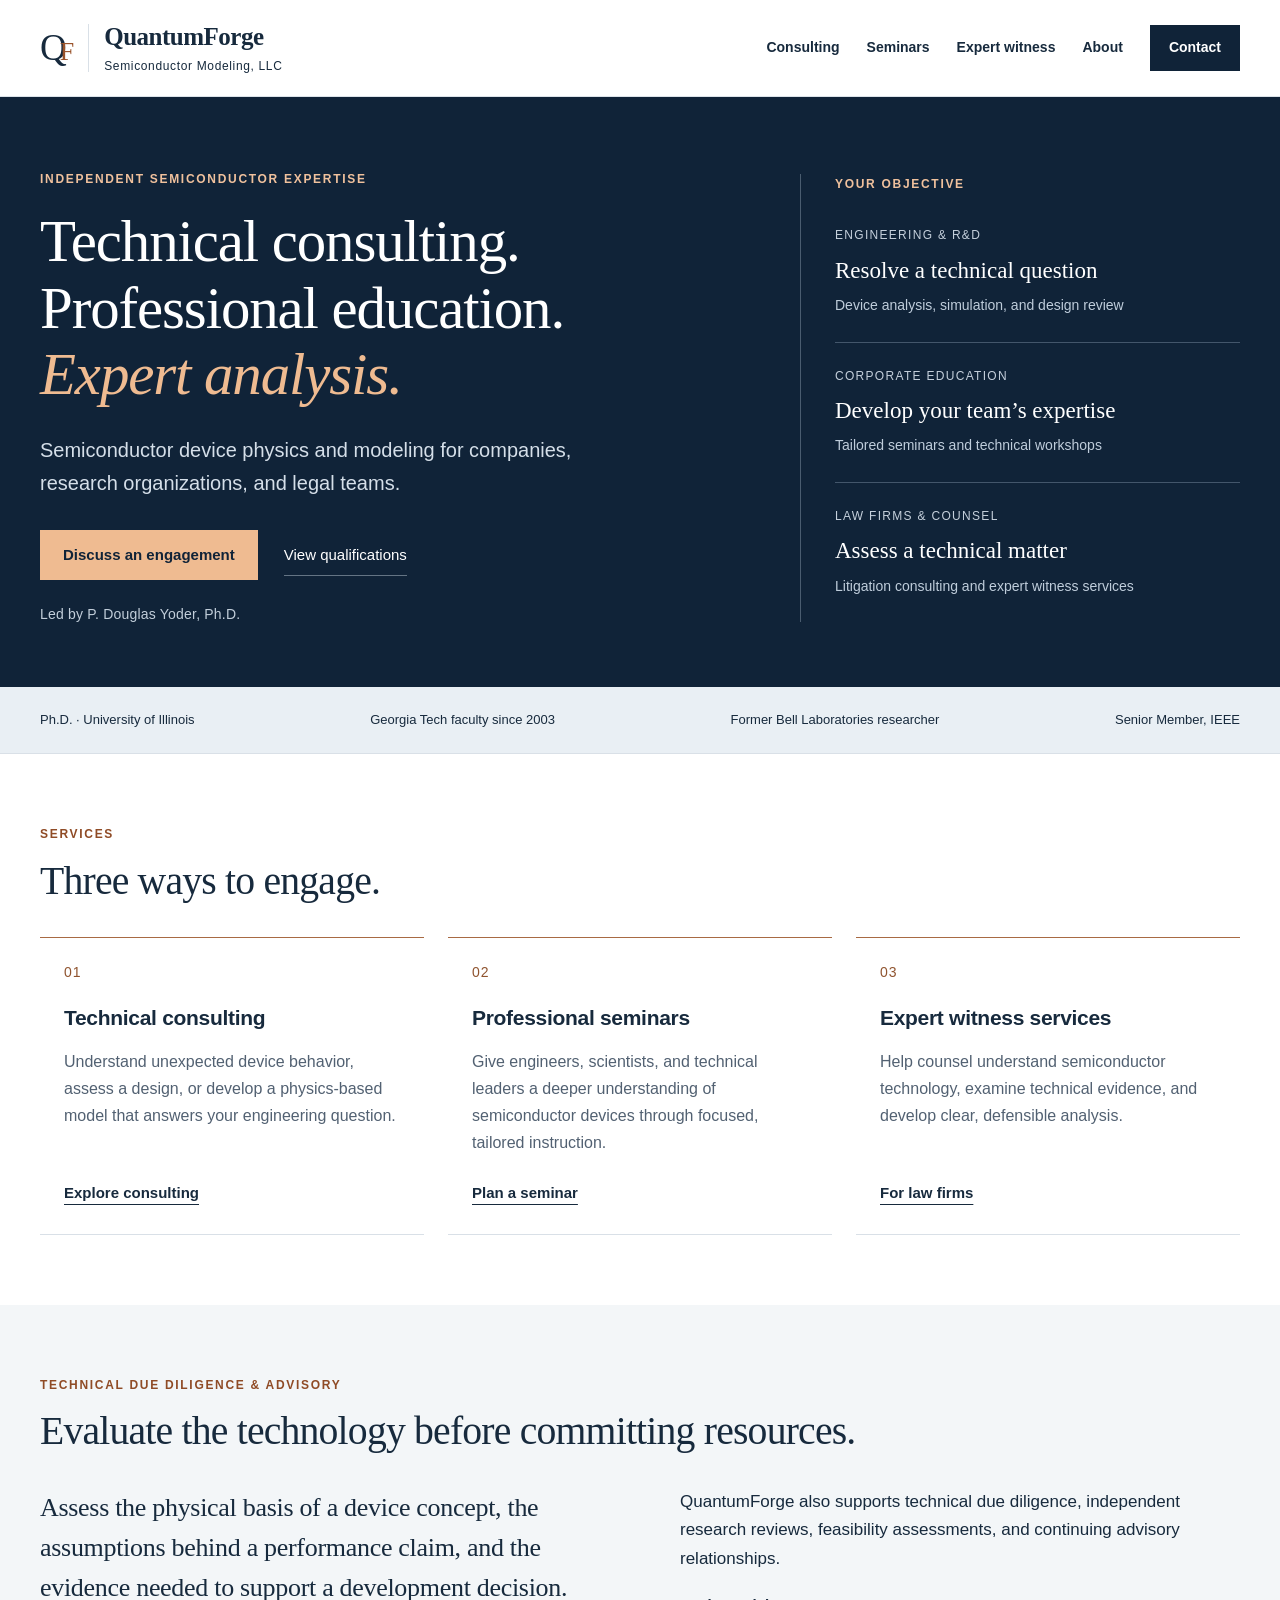
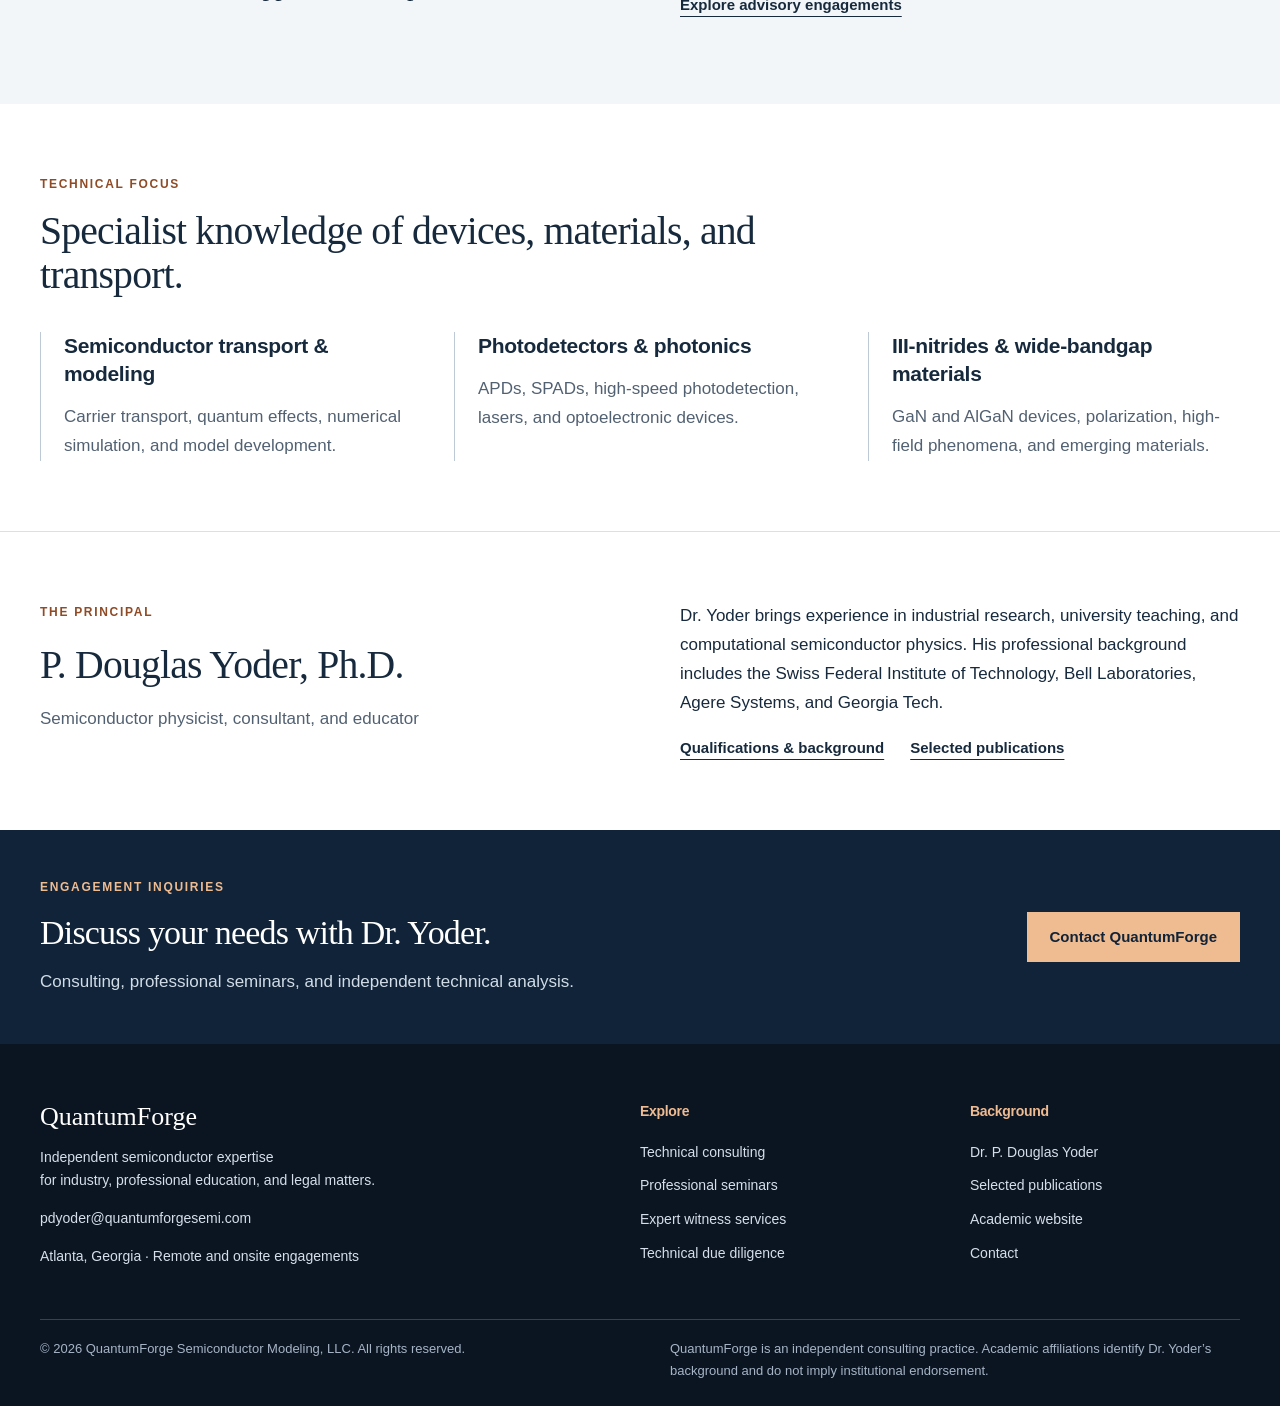
<file: index.html>
<!doctype html><html lang="en"><head><meta charset="utf-8"><meta name="viewport" content="width=device-width,initial-scale=1"><title>Semiconductor Consulting, Seminars & Expert Witness Support | QuantumForge</title><meta name="description" content="Independent semiconductor consulting, professional seminars, technical due diligence, and expert witness support with Dr. P. Douglas Yoder."><link rel="canonical" href="https://quantumforgesemi.com/"><link rel="icon" href="assets/favicon.svg" type="image/svg+xml"><link rel="stylesheet" href="styles.css"><script src="site.js" defer></script></head><body><a class="skip" href="#main">Skip to content</a><header><div class="wrap header-inner"><a class="brand" href="index.html"><span class="mark" aria-hidden="true">QF</span><span><strong>QuantumForge</strong><small>Semiconductor Modeling, LLC</small></span></a><button class="menu-button" aria-expanded="false" aria-controls="main-nav">Menu</button><nav id="main-nav" aria-label="Main navigation"><a href="services.html">Consulting</a><a href="seminars.html">Seminars</a><a href="expert-witness.html">Expert witness</a><a href="about.html">About</a><a class="nav-contact" href="contact.html">Contact</a></nav></div></header><main id="main"><section class="hero home-hero"><div class="wrap hero-grid"><div class="hero-copy"><p class="eyebrow">Independent semiconductor expertise</p><h1>Technical consulting.<br>Professional education.<br><em>Expert analysis.</em></h1><p class="lead">Semiconductor device physics and modeling for companies, research organizations, and legal teams.</p><div class="actions"><a class="button" href="contact.html">Discuss an engagement</a><a class="secondary" href="about.html">View qualifications</a></div><p class="principal-line">Led by P. Douglas Yoder, Ph.D.</p></div><aside class="service-index" aria-label="Find the right service"><p class="eyebrow">Your objective</p><a href="services.html"><span class="service-kicker">Engineering &amp; R&amp;D</span><strong>Resolve a technical question</strong><span>Device analysis, simulation, and design review</span></a><a href="seminars.html"><span class="service-kicker">Corporate education</span><strong>Develop your team’s expertise</strong><span>Tailored seminars and technical workshops</span></a><a href="expert-witness.html"><span class="service-kicker">Law firms &amp; counsel</span><strong>Assess a technical matter</strong><span>Litigation consulting and expert witness services</span></a></aside></div></section><div class="credential-strip"><div class="wrap"><span>Ph.D. · University of Illinois</span><span>Georgia Tech faculty since 2003</span><span>Former Bell Laboratories researcher</span><span>Senior Member, IEEE</span></div></div><section class="section"><div class="wrap"><div class="section-heading"><p class="eyebrow">Services</p><h2>Three ways to engage.</h2></div><div class="cards"><article class="card"><span class="number">01</span><h3>Technical consulting</h3><p>Understand unexpected device behavior, assess a design, or develop a physics-based model that answers your engineering question.</p><a class="text-link" href="services.html">Explore consulting</a></article><article class="card"><span class="number">02</span><h3>Professional seminars</h3><p>Give engineers, scientists, and technical leaders a deeper understanding of semiconductor devices through focused, tailored instruction.</p><a class="text-link" href="seminars.html">Plan a seminar</a></article><article class="card"><span class="number">03</span><h3>Expert witness services</h3><p>Help counsel understand semiconductor technology, examine technical evidence, and develop clear, defensible analysis.</p><a class="text-link" href="expert-witness.html">For law firms</a></article></div></div></section><section class="section tinted"><div class="wrap"><div class="section-heading"><p class="eyebrow">Technical due diligence & advisory</p><h2>Evaluate the technology before committing resources.</h2></div><div class="split"><p class="large-copy">Assess the physical basis of a device concept, the assumptions behind a performance claim, and the evidence needed to support a development decision.</p><div><p>QuantumForge also supports technical due diligence, independent research reviews, feasibility assessments, and continuing advisory relationships.</p><a class="text-link" href="advisory.html">Explore advisory engagements</a></div></div></div></section><section class="section"><div class="wrap"><div class="section-heading"><p class="eyebrow">Technical focus</p><h2>Specialist knowledge of devices, materials, and transport.</h2></div><div class="expertise-grid"><div><h3>Semiconductor transport & modeling</h3><p>Carrier transport, quantum effects, numerical simulation, and model development.</p></div><div><h3>Photodetectors & photonics</h3><p>APDs, SPADs, high-speed photodetection, lasers, and optoelectronic devices.</p></div><div><h3>III-nitrides & wide-bandgap materials</h3><p>GaN and AlGaN devices, polarization, high-field phenomena, and emerging materials.</p></div></div></div></section><section class="section principal-section"><div class="wrap split"><div><p class="eyebrow">The principal</p><h2>P. Douglas Yoder, Ph.D.</h2><p class="principal-title">Semiconductor physicist, consultant, and educator</p></div><div><p>Dr. Yoder brings experience in industrial research, university teaching, and computational semiconductor physics. His professional background includes the Swiss Federal Institute of Technology, Bell Laboratories, Agere Systems, and Georgia Tech.</p><div class="actions"><a class="text-link" href="about.html">Qualifications &amp; background</a><a class="text-link" href="publications.html">Selected publications</a></div></div></div></section><section class="cta"><div class="wrap cta-inner"><div><p class="eyebrow">Engagement inquiries</p><h2>Discuss your needs with Dr. Yoder.</h2><p>Consulting, professional seminars, and independent technical analysis.</p></div><a class="button" href="contact.html">Contact QuantumForge</a></div></section></main><footer><div class="wrap footer-grid"><div><a class="brand footer-brand" href="index.html">QuantumForge</a><p>Independent semiconductor expertise<br>for industry, professional education, and legal matters.</p><a href="mailto:pdyoder@quantumforgesemi.com">pdyoder@quantumforgesemi.com</a><p>Atlanta, Georgia · Remote and onsite engagements</p></div><div><h3>Explore</h3><a href="services.html">Technical consulting</a><a href="seminars.html">Professional seminars</a><a href="expert-witness.html">Expert witness services</a><a href="advisory.html">Technical due diligence</a></div><div><h3>Background</h3><a href="about.html">Dr. P. Douglas Yoder</a><a href="publications.html">Selected publications</a><a href="https://yoder.ece.gatech.edu/">Academic website</a><a href="contact.html">Contact</a></div></div><div class="wrap fineprint"><p>© 2026 QuantumForge Semiconductor Modeling, LLC. All rights reserved.</p><p>QuantumForge is an independent consulting practice. Academic affiliations identify Dr. Yoder’s background and do not imply institutional endorsement.</p></div></footer></body></html>
</file>
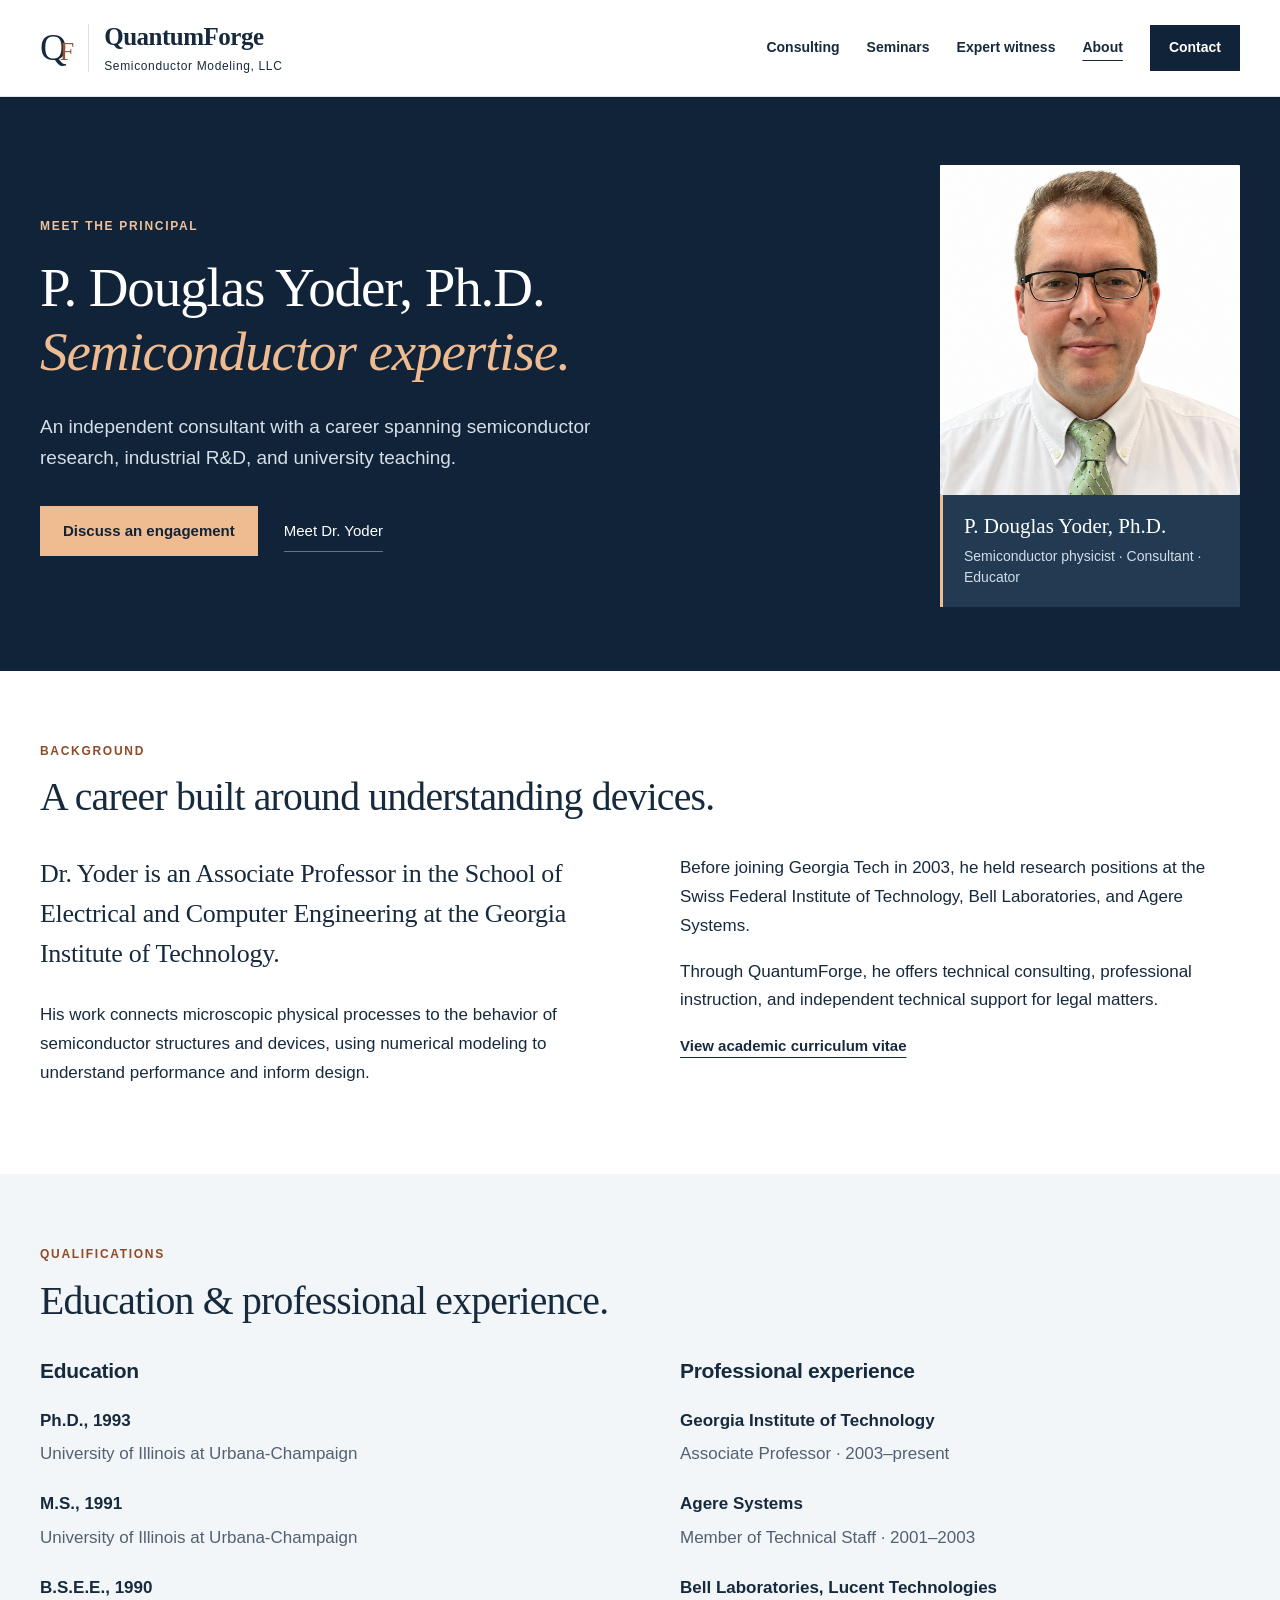
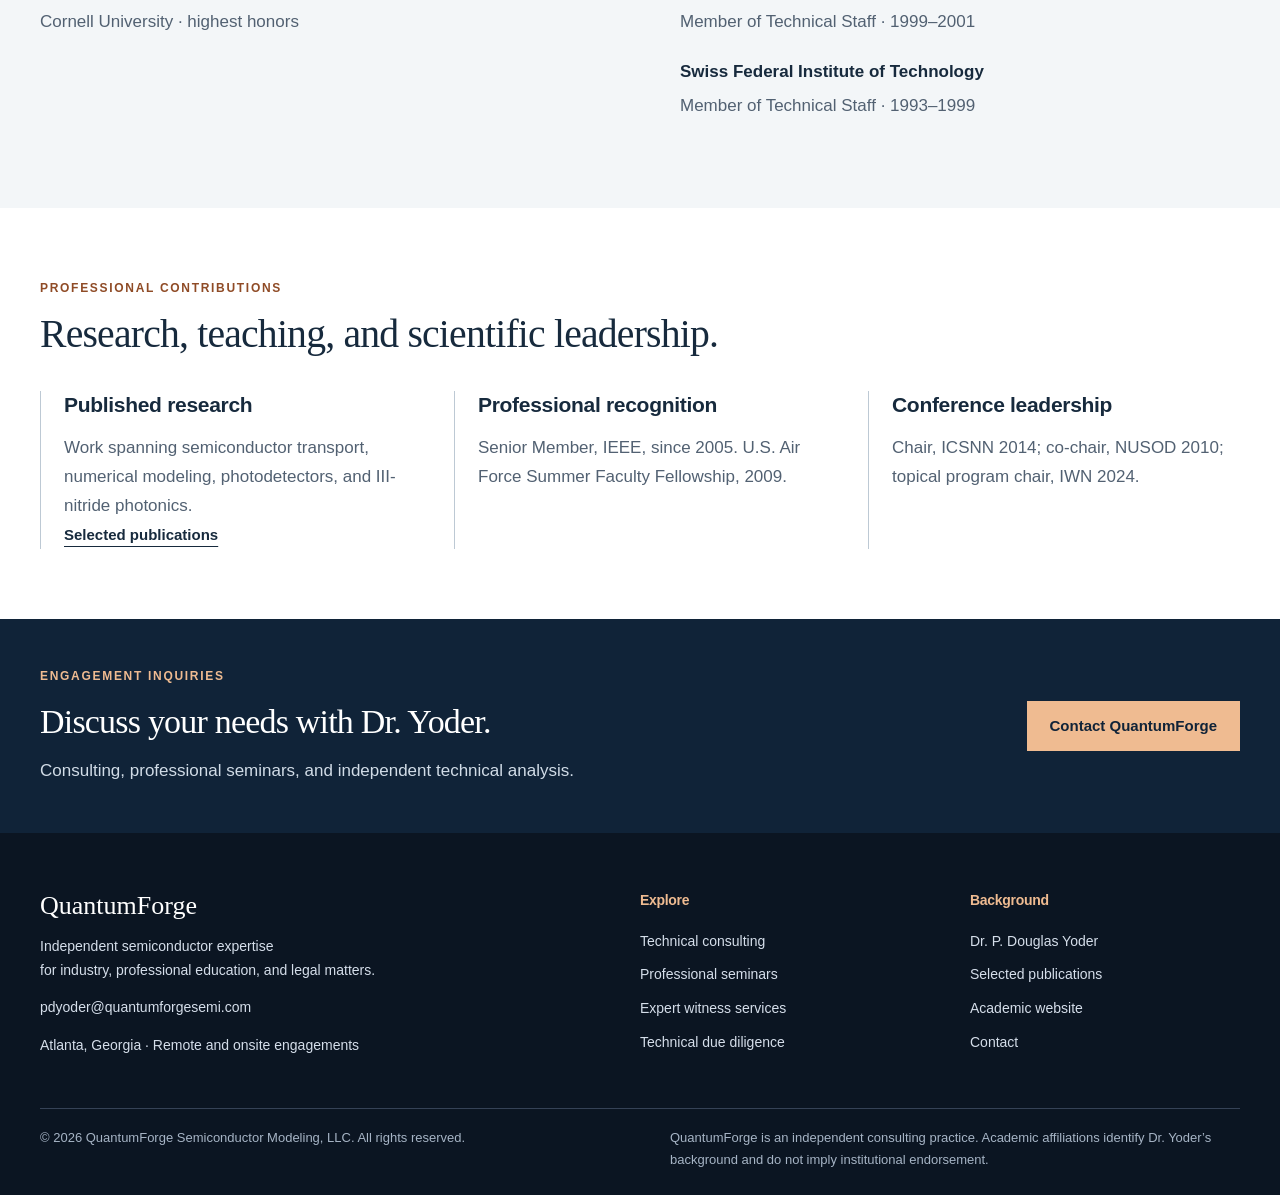
<file: about.html>
<!doctype html><html lang="en"><head><meta charset="utf-8"><meta name="viewport" content="width=device-width,initial-scale=1"><title>About Dr. P. Douglas Yoder | QuantumForge</title><meta name="description" content="Qualifications and background of Dr. P. Douglas Yoder, semiconductor physicist and independent consultant."><link rel="canonical" href="https://quantumforgesemi.com/about.html"><link rel="icon" href="assets/favicon.svg" type="image/svg+xml"><link rel="stylesheet" href="styles.css"><script src="site.js" defer></script></head><body><a class="skip" href="#main">Skip to content</a><header><div class="wrap header-inner"><a class="brand" href="index.html"><span class="mark" aria-hidden="true">QF</span><span><strong>QuantumForge</strong><small>Semiconductor Modeling, LLC</small></span></a><button class="menu-button" aria-expanded="false" aria-controls="main-nav">Menu</button><nav id="main-nav" aria-label="Main navigation"><a href="services.html">Consulting</a><a href="seminars.html">Seminars</a><a href="expert-witness.html">Expert witness</a><a href="about.html" aria-current="page">About</a><a class="nav-contact" href="contact.html">Contact</a></nav></div></header><main id="main"><section class="hero"><div class="wrap hero-grid"><div><p class="eyebrow">Meet the principal</p><h1>P. Douglas Yoder, Ph.D.<br><em>Semiconductor expertise.</em></h1><p class="lead">An independent consultant with a career spanning semiconductor research, industrial R&D, and university teaching.</p><div class="actions"><a class="button" href="contact.html">Discuss an engagement</a><a class="secondary" href="about.html">Meet Dr. Yoder</a></div></div><figure class="portrait"><img src="assets/doug-yoder.jpg" alt="Dr. P. Douglas Yoder" width="1154" height="1363"><figcaption><strong>P. Douglas Yoder, Ph.D.</strong><span>Semiconductor physicist · Consultant · Educator</span></figcaption></figure></div></section><section class="section"><div class="wrap"><div class="section-heading"><p class="eyebrow">Background</p><h2>A career built around understanding devices.</h2></div><div class="split"><div><p class="large-copy">Dr. Yoder is an Associate Professor in the School of Electrical and Computer Engineering at the Georgia Institute of Technology.</p><p>His work connects microscopic physical processes to the behavior of semiconductor structures and devices, using numerical modeling to understand performance and inform design.</p></div><div><p>Before joining Georgia Tech in 2003, he held research positions at the Swiss Federal Institute of Technology, Bell Laboratories, and Agere Systems.</p><p>Through QuantumForge, he offers technical consulting, professional instruction, and independent technical support for legal matters.</p><a class="text-link" href="https://yoder.ece.gatech.edu/cv.html">View academic curriculum vitae</a></div></div></div></section><section class="section tinted"><div class="wrap"><div class="section-heading"><p class="eyebrow">Qualifications</p><h2>Education & professional experience.</h2></div><div class="split"><div><h3>Education</h3><dl><dt>Ph.D., 1993</dt><dd>University of Illinois at Urbana-Champaign</dd><dt>M.S., 1991</dt><dd>University of Illinois at Urbana-Champaign</dd><dt>B.S.E.E., 1990</dt><dd>Cornell University · highest honors</dd></dl></div><div><h3>Professional experience</h3><dl><dt>Georgia Institute of Technology</dt><dd>Associate Professor · 2003–present</dd><dt>Agere Systems</dt><dd>Member of Technical Staff · 2001–2003</dd><dt>Bell Laboratories, Lucent Technologies</dt><dd>Member of Technical Staff · 1999–2001</dd><dt>Swiss Federal Institute of Technology</dt><dd>Member of Technical Staff · 1993–1999</dd></dl></div></div></div></section><section class="section"><div class="wrap"><div class="section-heading"><p class="eyebrow">Professional contributions</p><h2>Research, teaching, and scientific leadership.</h2></div><div class="expertise-grid"><div><h3>Published research</h3><p>Work spanning semiconductor transport, numerical modeling, photodetectors, and III-nitride photonics.</p><a class="text-link" href="publications.html">Selected publications</a></div><div><h3>Professional recognition</h3><p>Senior Member, IEEE, since 2005. U.S. Air Force Summer Faculty Fellowship, 2009.</p></div><div><h3>Conference leadership</h3><p>Chair, ICSNN 2014; co-chair, NUSOD 2010; topical program chair, IWN 2024.</p></div></div></div></section><section class="cta"><div class="wrap cta-inner"><div><p class="eyebrow">Engagement inquiries</p><h2>Discuss your needs with Dr. Yoder.</h2><p>Consulting, professional seminars, and independent technical analysis.</p></div><a class="button" href="contact.html">Contact QuantumForge</a></div></section></main><footer><div class="wrap footer-grid"><div><a class="brand footer-brand" href="index.html">QuantumForge</a><p>Independent semiconductor expertise<br>for industry, professional education, and legal matters.</p><a href="mailto:pdyoder@quantumforgesemi.com">pdyoder@quantumforgesemi.com</a><p>Atlanta, Georgia · Remote and onsite engagements</p></div><div><h3>Explore</h3><a href="services.html">Technical consulting</a><a href="seminars.html">Professional seminars</a><a href="expert-witness.html">Expert witness services</a><a href="advisory.html">Technical due diligence</a></div><div><h3>Background</h3><a href="about.html">Dr. P. Douglas Yoder</a><a href="publications.html">Selected publications</a><a href="https://yoder.ece.gatech.edu/">Academic website</a><a href="contact.html">Contact</a></div></div><div class="wrap fineprint"><p>© 2026 QuantumForge Semiconductor Modeling, LLC. All rights reserved.</p><p>QuantumForge is an independent consulting practice. Academic affiliations identify Dr. Yoder’s background and do not imply institutional endorsement.</p></div></footer></body></html>
</file>
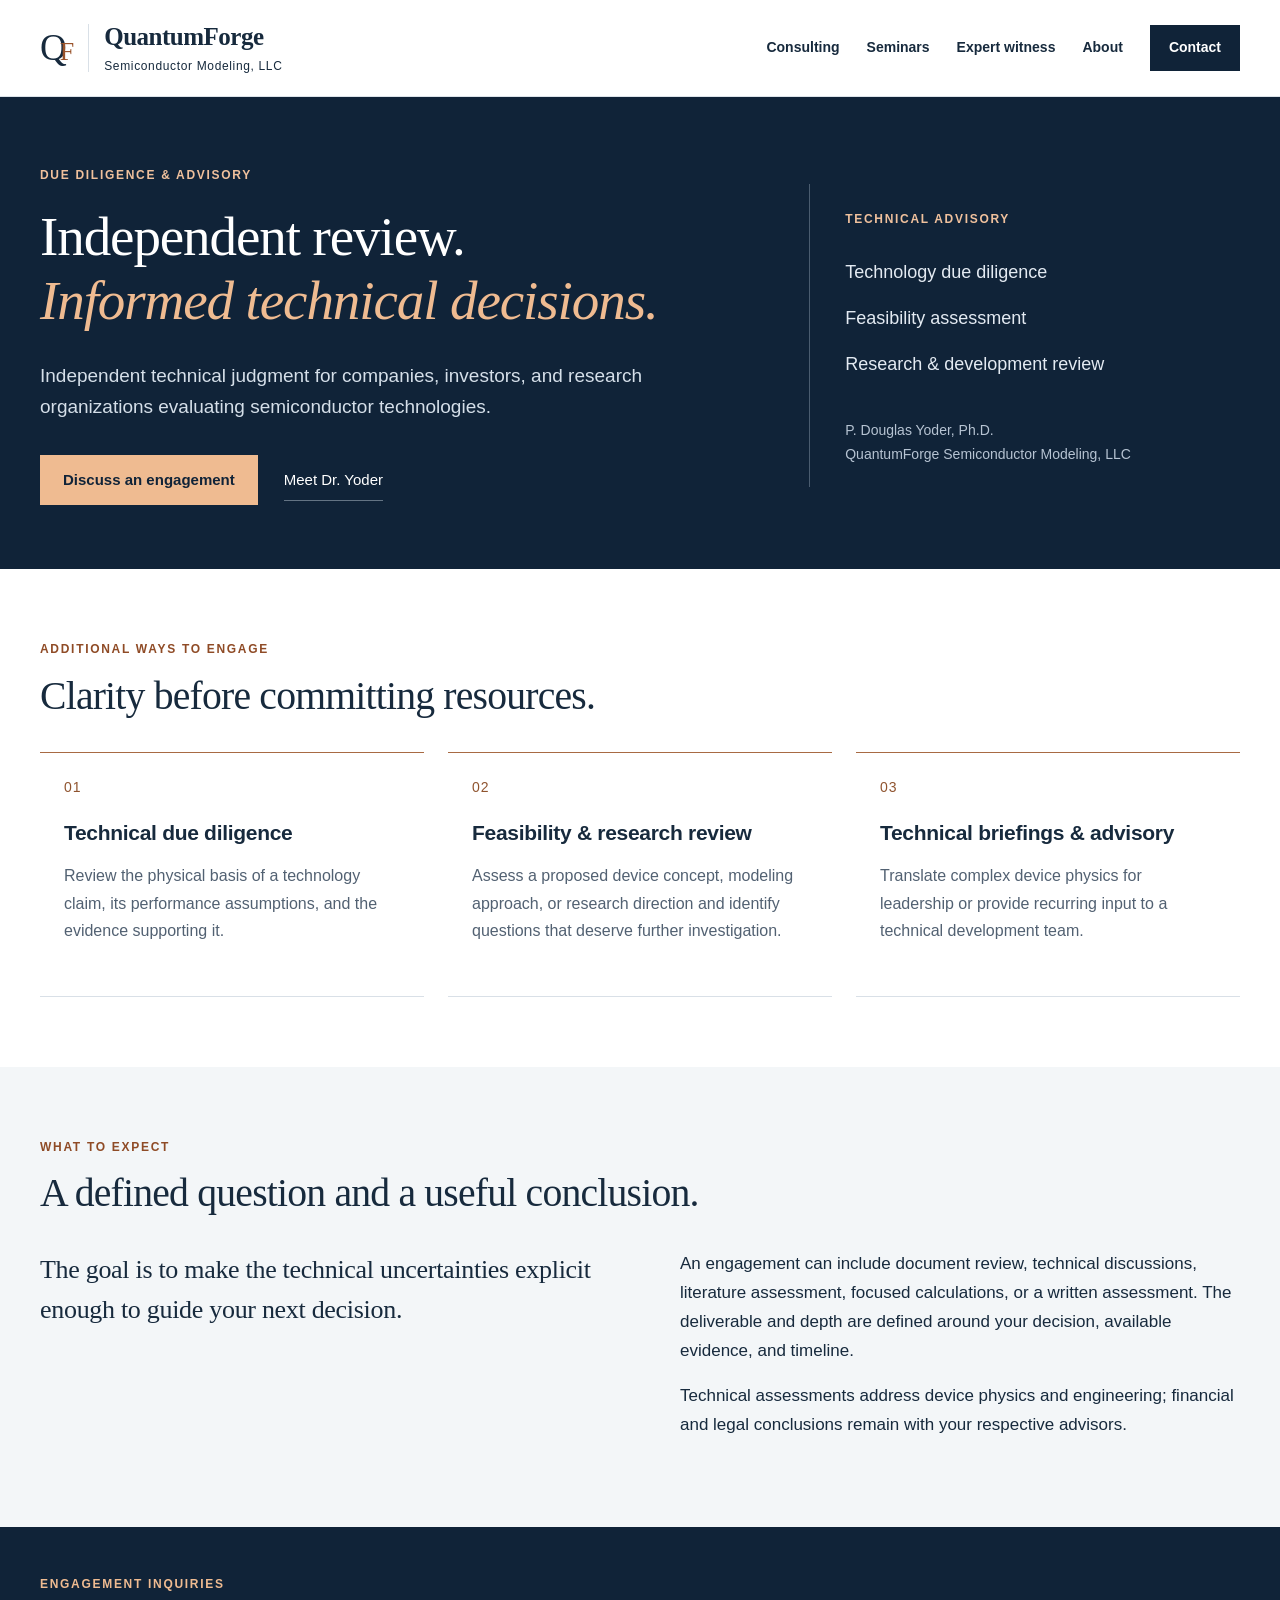
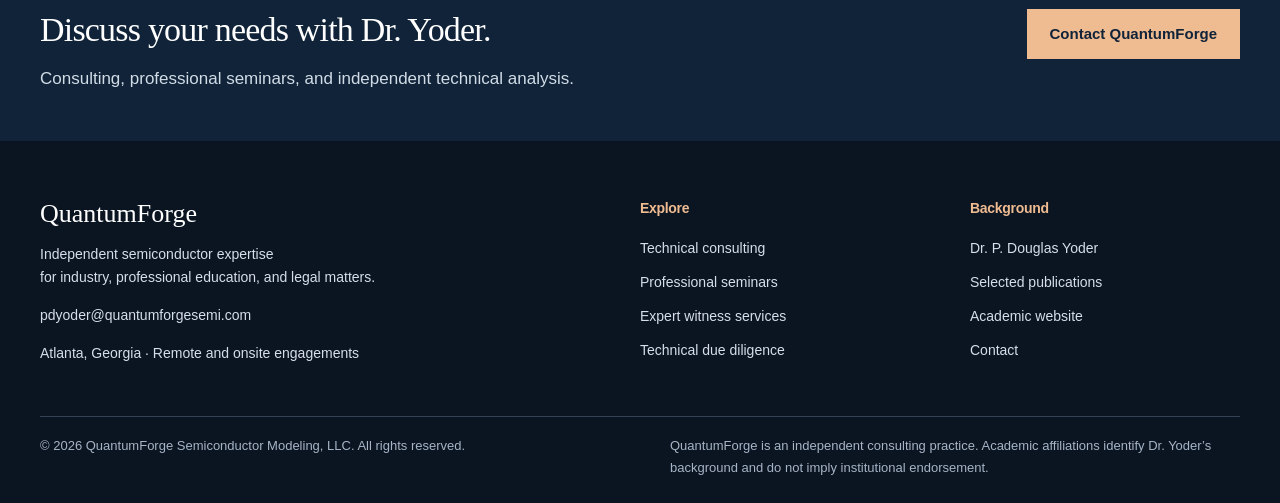
<file: advisory.html>
<!doctype html><html lang="en"><head><meta charset="utf-8"><meta name="viewport" content="width=device-width,initial-scale=1"><title>Technical Due Diligence & Advisory | QuantumForge</title><meta name="description" content="Semiconductor technical due diligence, feasibility assessments, independent research reviews, and advisory support."><link rel="canonical" href="https://quantumforgesemi.com/advisory.html"><link rel="icon" href="assets/favicon.svg" type="image/svg+xml"><link rel="stylesheet" href="styles.css"><script src="site.js" defer></script></head><body><a class="skip" href="#main">Skip to content</a><header><div class="wrap header-inner"><a class="brand" href="index.html"><span class="mark" aria-hidden="true">QF</span><span><strong>QuantumForge</strong><small>Semiconductor Modeling, LLC</small></span></a><button class="menu-button" aria-expanded="false" aria-controls="main-nav">Menu</button><nav id="main-nav" aria-label="Main navigation"><a href="services.html">Consulting</a><a href="seminars.html">Seminars</a><a href="expert-witness.html">Expert witness</a><a href="about.html">About</a><a class="nav-contact" href="contact.html">Contact</a></nav></div></header><main id="main"><section class="hero"><div class="wrap hero-grid"><div><p class="eyebrow">Due diligence & advisory</p><h1>Independent review.<br><em>Informed technical decisions.</em></h1><p class="lead">Independent technical judgment for companies, investors, and research organizations evaluating semiconductor technologies.</p><div class="actions"><a class="button" href="contact.html?interest=Technical%20due%20diligence">Discuss an engagement</a><a class="secondary" href="about.html">Meet Dr. Yoder</a></div></div><aside class="hero-note"><span class="eyebrow">Technical advisory</span><ul><li>Technology due diligence</li><li>Feasibility assessment</li><li>Research & development review</li></ul><span>P. Douglas Yoder, Ph.D.<br>QuantumForge Semiconductor Modeling, LLC</span></aside></div></section><section class="section"><div class="wrap"><div class="section-heading"><p class="eyebrow">Additional ways to engage</p><h2>Clarity before committing resources.</h2></div><div class="cards"><article class="card"><span class="number">01</span><h3>Technical due diligence</h3><p>Review the physical basis of a technology claim, its performance assumptions, and the evidence supporting it.</p></article><article class="card"><span class="number">02</span><h3>Feasibility & research review</h3><p>Assess a proposed device concept, modeling approach, or research direction and identify questions that deserve further investigation.</p></article><article class="card"><span class="number">03</span><h3>Technical briefings & advisory</h3><p>Translate complex device physics for leadership or provide recurring input to a technical development team.</p></article></div></div></section><section class="section tinted"><div class="wrap"><div class="section-heading"><p class="eyebrow">What to expect</p><h2>A defined question and a useful conclusion.</h2></div><div class="split"><p class="large-copy">The goal is to make the technical uncertainties explicit enough to guide your next decision.</p><div><p>An engagement can include document review, technical discussions, literature assessment, focused calculations, or a written assessment. The deliverable and depth are defined around your decision, available evidence, and timeline.</p><p>Technical assessments address device physics and engineering; financial and legal conclusions remain with your respective advisors.</p></div></div></div></section><section class="cta"><div class="wrap cta-inner"><div><p class="eyebrow">Engagement inquiries</p><h2>Discuss your needs with Dr. Yoder.</h2><p>Consulting, professional seminars, and independent technical analysis.</p></div><a class="button" href="contact.html">Contact QuantumForge</a></div></section></main><footer><div class="wrap footer-grid"><div><a class="brand footer-brand" href="index.html">QuantumForge</a><p>Independent semiconductor expertise<br>for industry, professional education, and legal matters.</p><a href="mailto:pdyoder@quantumforgesemi.com">pdyoder@quantumforgesemi.com</a><p>Atlanta, Georgia · Remote and onsite engagements</p></div><div><h3>Explore</h3><a href="services.html">Technical consulting</a><a href="seminars.html">Professional seminars</a><a href="expert-witness.html">Expert witness services</a><a href="advisory.html">Technical due diligence</a></div><div><h3>Background</h3><a href="about.html">Dr. P. Douglas Yoder</a><a href="publications.html">Selected publications</a><a href="https://yoder.ece.gatech.edu/">Academic website</a><a href="contact.html">Contact</a></div></div><div class="wrap fineprint"><p>© 2026 QuantumForge Semiconductor Modeling, LLC. All rights reserved.</p><p>QuantumForge is an independent consulting practice. Academic affiliations identify Dr. Yoder’s background and do not imply institutional endorsement.</p></div></footer></body></html>
</file>
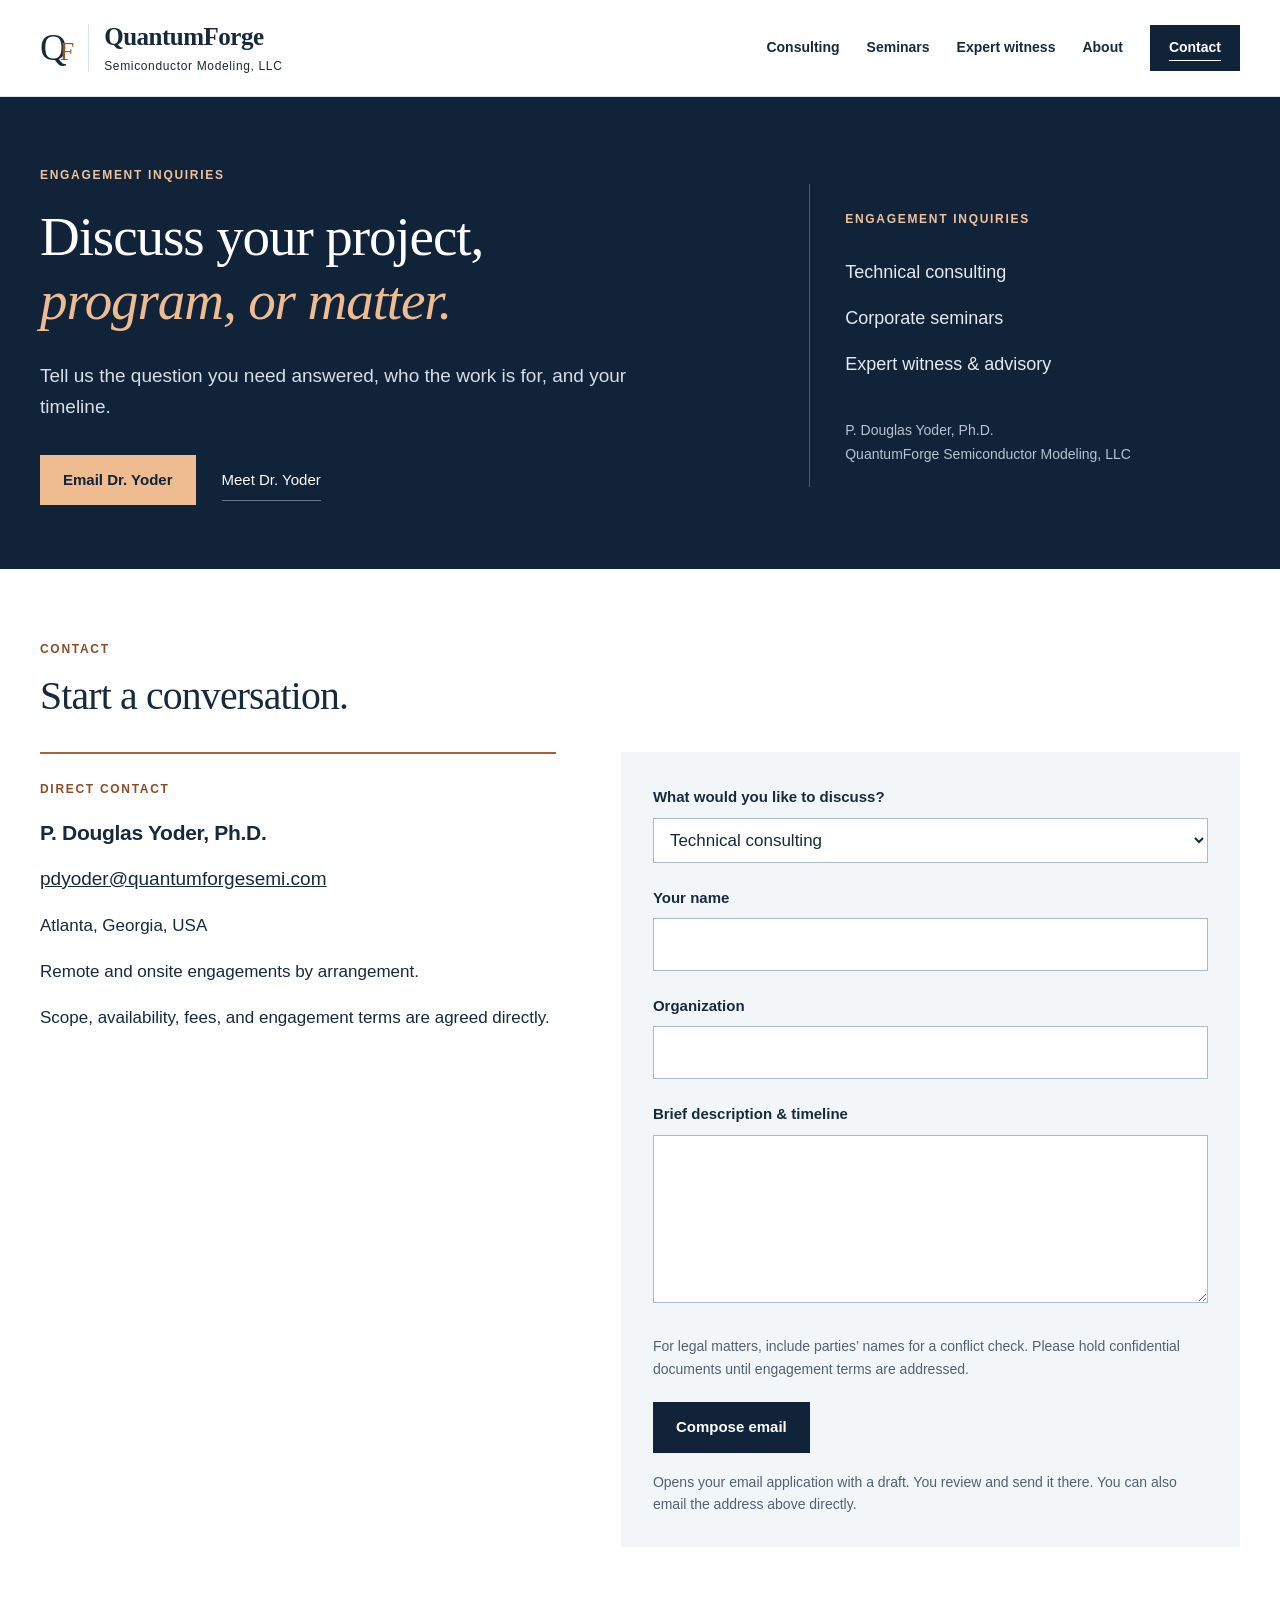
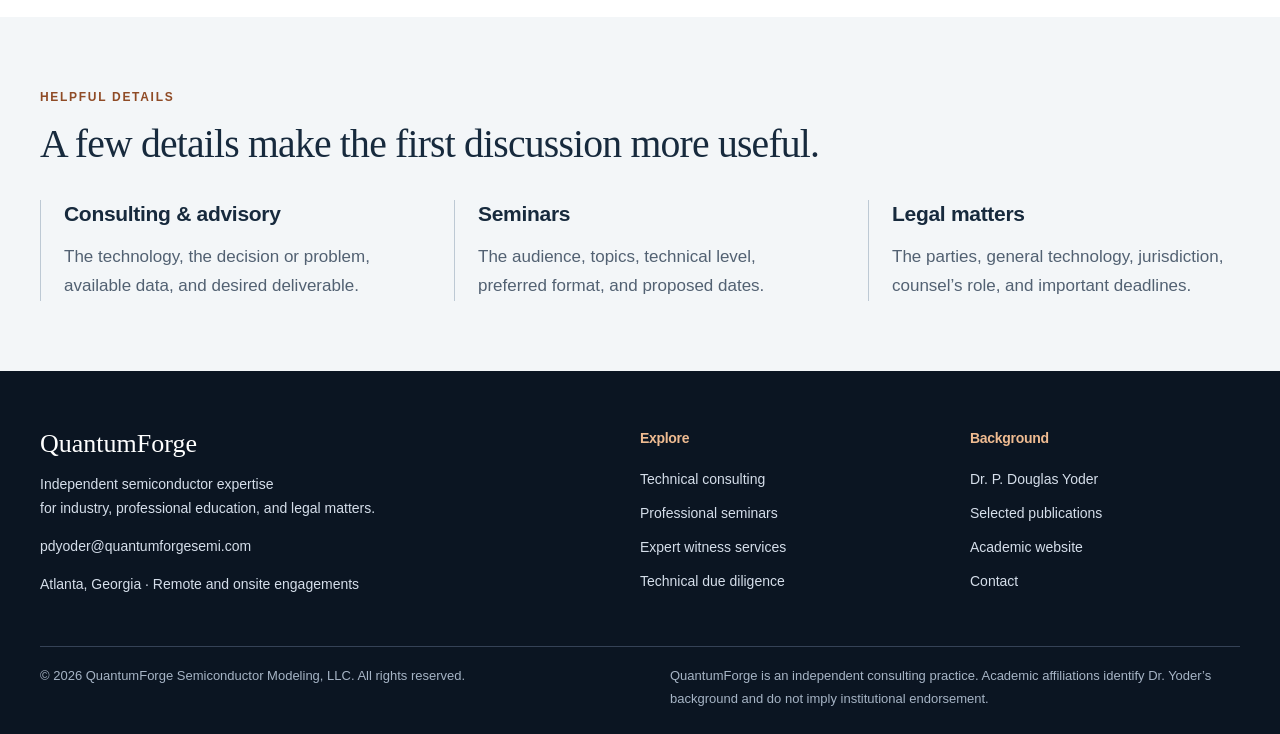
<file: contact.html>
<!doctype html><html lang="en"><head><meta charset="utf-8"><meta name="viewport" content="width=device-width,initial-scale=1"><title>Contact & Engagement Inquiries | QuantumForge</title><meta name="description" content="Discuss semiconductor consulting, corporate seminars, technical due diligence, or expert witness support with QuantumForge."><link rel="canonical" href="https://quantumforgesemi.com/contact.html"><link rel="icon" href="assets/favicon.svg" type="image/svg+xml"><link rel="stylesheet" href="styles.css"><script src="site.js" defer></script></head><body><a class="skip" href="#main">Skip to content</a><header><div class="wrap header-inner"><a class="brand" href="index.html"><span class="mark" aria-hidden="true">QF</span><span><strong>QuantumForge</strong><small>Semiconductor Modeling, LLC</small></span></a><button class="menu-button" aria-expanded="false" aria-controls="main-nav">Menu</button><nav id="main-nav" aria-label="Main navigation"><a href="services.html">Consulting</a><a href="seminars.html">Seminars</a><a href="expert-witness.html">Expert witness</a><a href="about.html">About</a><a class="nav-contact" aria-current="page" href="contact.html">Contact</a></nav></div></header><main id="main"><section class="hero"><div class="wrap hero-grid"><div><p class="eyebrow">Engagement inquiries</p><h1>Discuss your project,<br><em>program, or matter.</em></h1><p class="lead">Tell us the question you need answered, who the work is for, and your timeline.</p><div class="actions"><a class="button" href="mailto:pdyoder@quantumforgesemi.com">Email Dr. Yoder</a><a class="secondary" href="about.html">Meet Dr. Yoder</a></div></div><aside class="hero-note"><span class="eyebrow">Engagement inquiries</span><ul><li>Technical consulting</li><li>Corporate seminars</li><li>Expert witness & advisory</li></ul><span>P. Douglas Yoder, Ph.D.<br>QuantumForge Semiconductor Modeling, LLC</span></aside></div></section><section class="section"><div class="wrap"><div class="section-heading"><p class="eyebrow">Contact</p><h2>Start a conversation.</h2></div><div class="contact-grid"><div class="contact-details"><p class="eyebrow">Direct contact</p><h3>P. Douglas Yoder, Ph.D.</h3><a class="email" href="mailto:pdyoder@quantumforgesemi.com">pdyoder@quantumforgesemi.com</a><p>Atlanta, Georgia, USA</p><p>Remote and onsite engagements by arrangement.</p><p>Scope, availability, fees, and engagement terms are agreed directly.</p></div><form id="inquiry-form"><label for="interest">What would you like to discuss?</label><select id="interest" name="interest"><option>Technical consulting</option><option>Professional seminar</option><option>Expert witness services</option><option>Technical due diligence</option><option>Other advisory engagement</option></select><label for="name">Your name</label><input id="name" name="name" autocomplete="name" required><label for="organization">Organization</label><input id="organization" name="organization" autocomplete="organization"><label for="message">Brief description & timeline</label><textarea id="message" name="message" rows="5" required></textarea><p class="form-note">For legal matters, include parties’ names for a conflict check. Please hold confidential documents until engagement terms are addressed.</p><button type="submit" class="button dark">Compose email</button><p id="email-status" role="status" class="form-note">Opens your email application with a draft. You review and send it there. You can also email the address above directly.</p></form></div></div></section><section class="section tinted"><div class="wrap"><div class="section-heading"><p class="eyebrow">Helpful details</p><h2>A few details make the first discussion more useful.</h2></div><div class="expertise-grid"><div><h3>Consulting & advisory</h3><p>The technology, the decision or problem, available data, and desired deliverable.</p></div><div><h3>Seminars</h3><p>The audience, topics, technical level, preferred format, and proposed dates.</p></div><div><h3>Legal matters</h3><p>The parties, general technology, jurisdiction, counsel’s role, and important deadlines.</p></div></div></div></section></main><footer><div class="wrap footer-grid"><div><a class="brand footer-brand" href="index.html">QuantumForge</a><p>Independent semiconductor expertise<br>for industry, professional education, and legal matters.</p><a href="mailto:pdyoder@quantumforgesemi.com">pdyoder@quantumforgesemi.com</a><p>Atlanta, Georgia · Remote and onsite engagements</p></div><div><h3>Explore</h3><a href="services.html">Technical consulting</a><a href="seminars.html">Professional seminars</a><a href="expert-witness.html">Expert witness services</a><a href="advisory.html">Technical due diligence</a></div><div><h3>Background</h3><a href="about.html">Dr. P. Douglas Yoder</a><a href="publications.html">Selected publications</a><a href="https://yoder.ece.gatech.edu/">Academic website</a><a href="contact.html">Contact</a></div></div><div class="wrap fineprint"><p>© 2026 QuantumForge Semiconductor Modeling, LLC. All rights reserved.</p><p>QuantumForge is an independent consulting practice. Academic affiliations identify Dr. Yoder’s background and do not imply institutional endorsement.</p></div></footer></body></html>
</file>
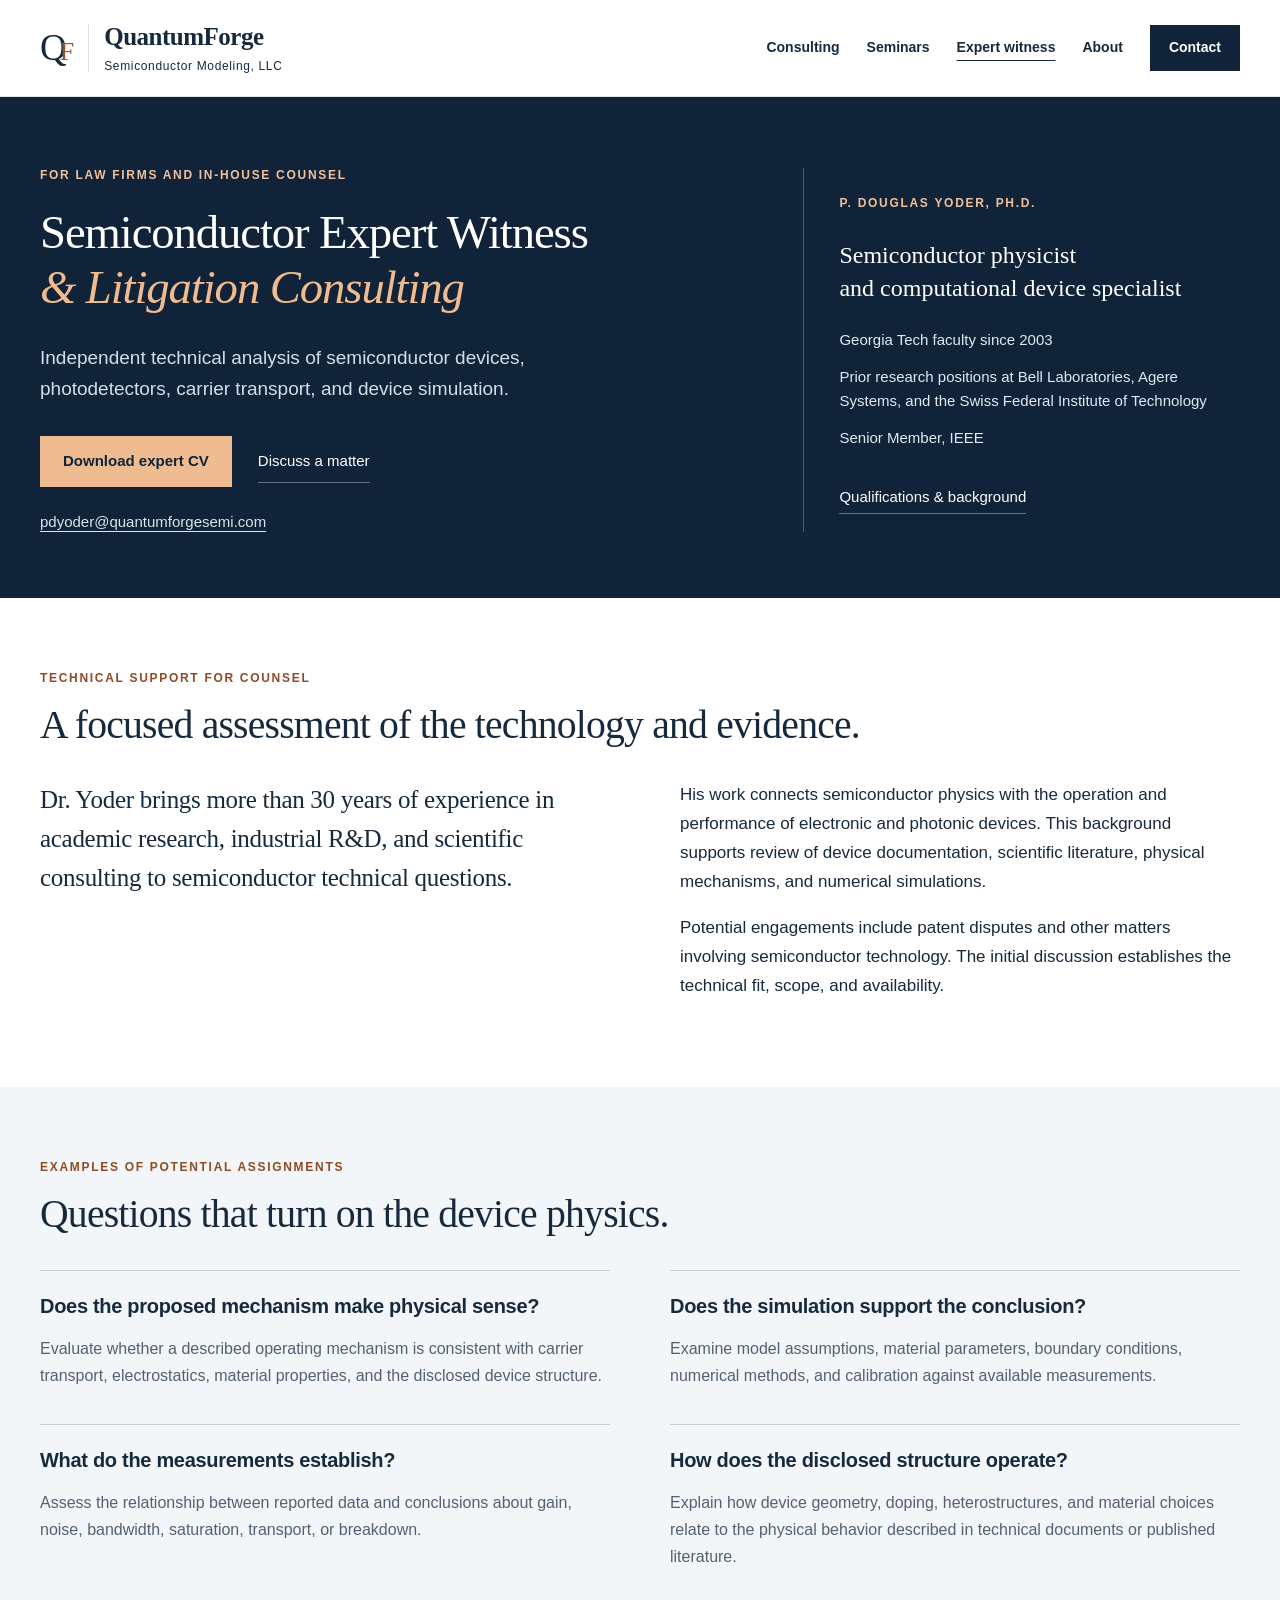
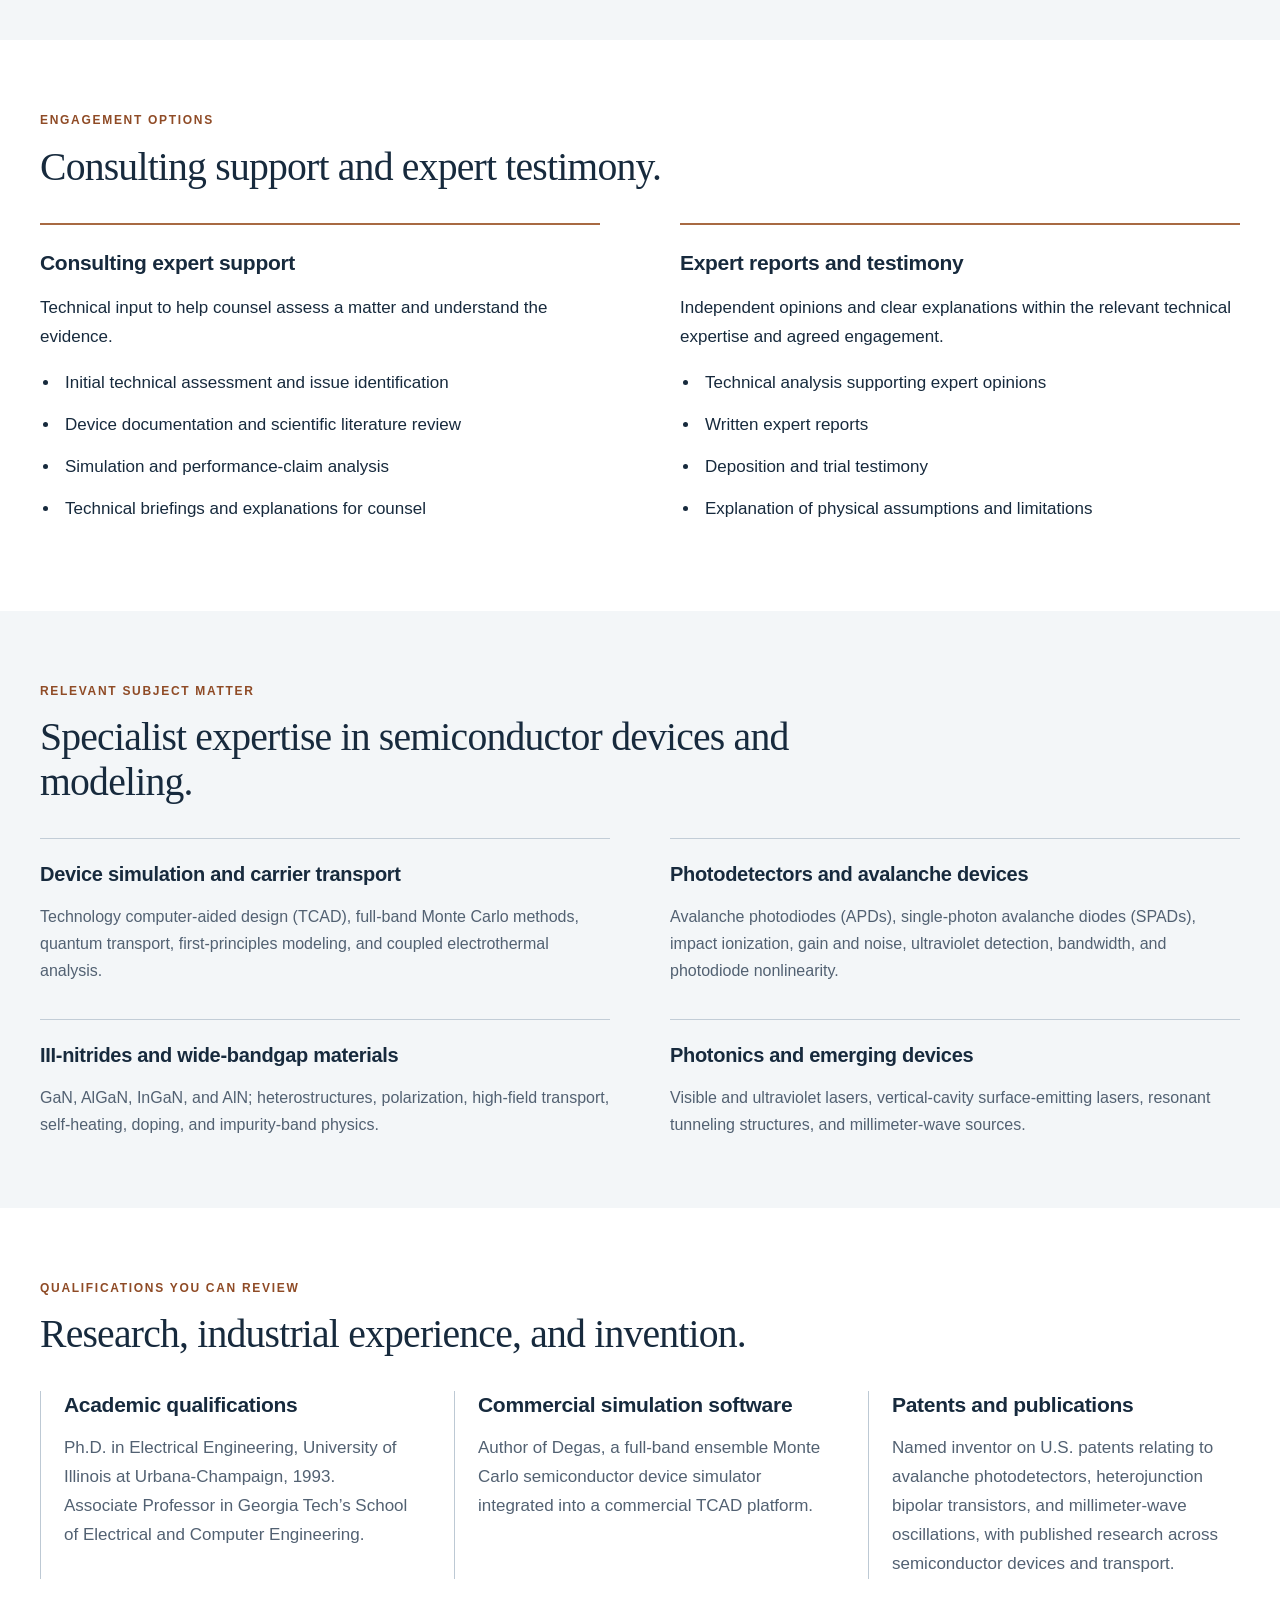
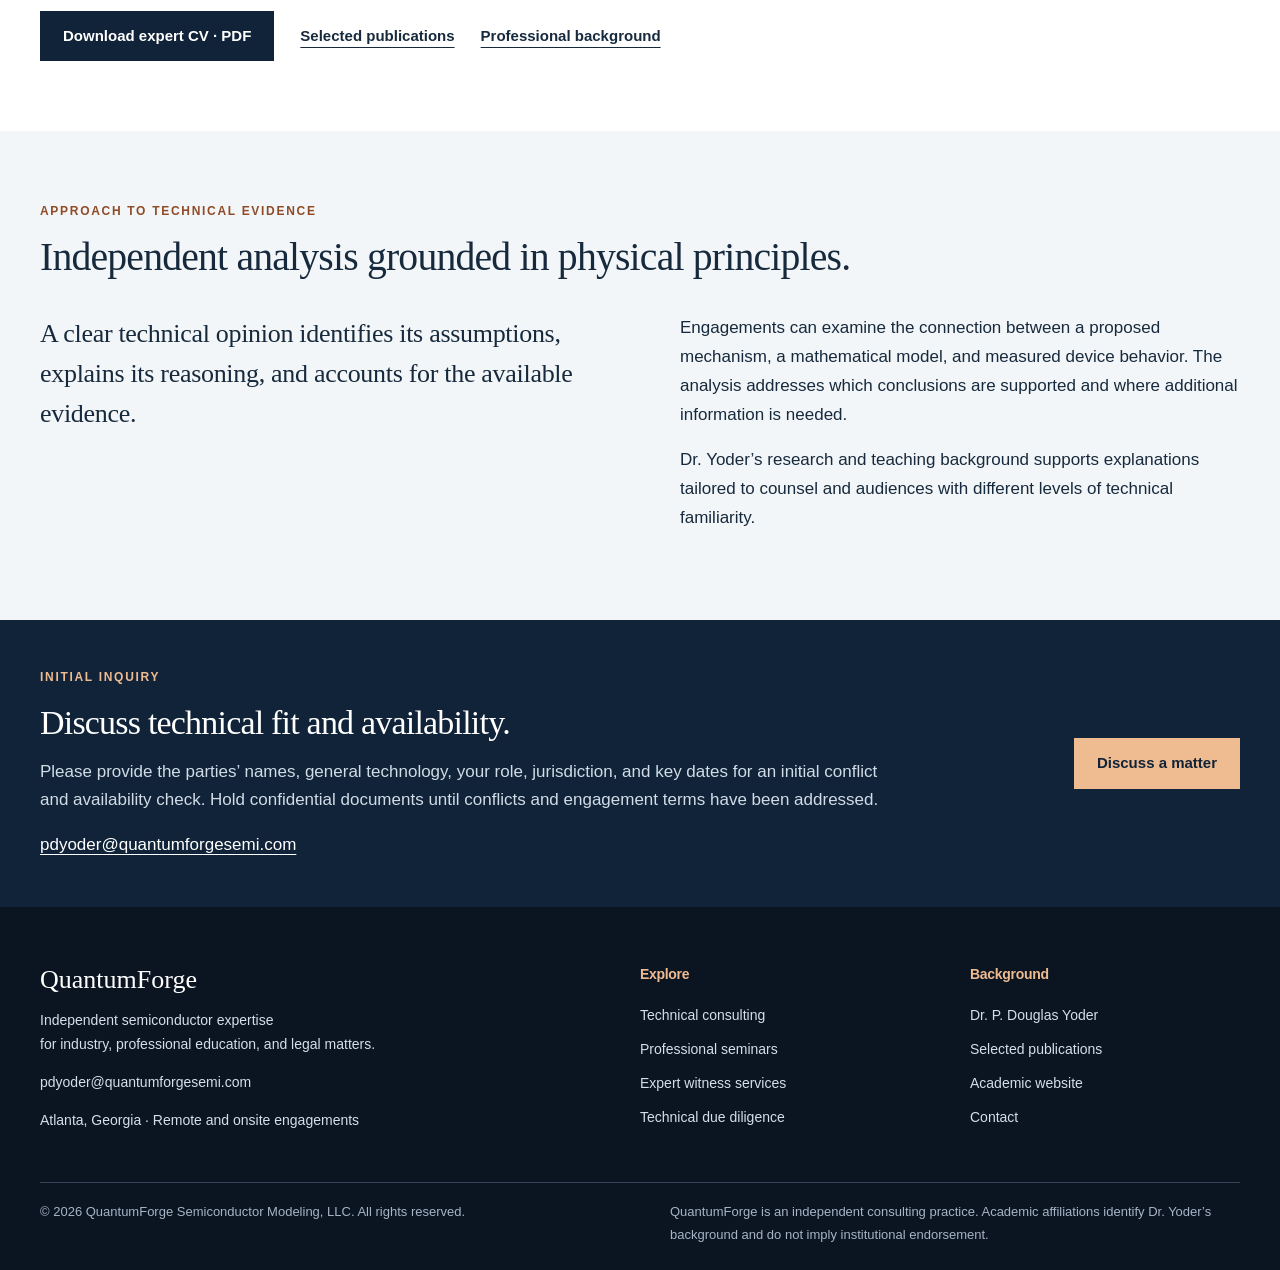
<file: expert-witness.html>
<!doctype html><html lang="en"><head><meta charset="utf-8"><meta name="viewport" content="width=device-width,initial-scale=1"><title>Semiconductor Expert Witness & Litigation Consulting | QuantumForge</title><meta name="description" content="Semiconductor expert witness and litigation consulting with P. Douglas Yoder, Ph.D. Device physics, TCAD, photodetectors, carrier transport, and independent technical analysis."><link rel="canonical" href="https://quantumforgesemi.com/expert-witness.html"><link rel="icon" href="assets/favicon.svg" type="image/svg+xml"><link rel="stylesheet" href="styles.css"><script src="site.js" defer></script></head><body><a class="skip" href="#main">Skip to content</a><header><div class="wrap header-inner"><a class="brand" href="index.html"><span class="mark" aria-hidden="true">QF</span><span><strong>QuantumForge</strong><small>Semiconductor Modeling, LLC</small></span></a><button class="menu-button" aria-expanded="false" aria-controls="main-nav">Menu</button><nav id="main-nav" aria-label="Main navigation"><a href="services.html">Consulting</a><a href="seminars.html">Seminars</a><a href="expert-witness.html" aria-current="page">Expert witness</a><a href="about.html">About</a><a class="nav-contact" href="contact.html">Contact</a></nav></div></header><main id="main"><section class="hero witness-hero"><div class="wrap hero-grid"><div><p class="eyebrow">For law firms and in-house counsel</p><h1>Semiconductor Expert Witness<br><em>&amp; Litigation Consulting</em></h1><p class="lead">Independent technical analysis of semiconductor devices, photodetectors, carrier transport, and device simulation.</p><div class="actions"><a class="button" href="documents/Doug-Yoder-Expert-Witness-CV.pdf" download>Download expert CV</a><a class="secondary" href="contact.html?interest=Expert%20witness%20services">Discuss a matter</a></div><p class="hero-email"><a href="mailto:pdyoder@quantumforgesemi.com?subject=Expert%20witness%20inquiry">pdyoder@quantumforgesemi.com</a></p></div><aside class="hero-note witness-credentials"><span class="eyebrow">P. Douglas Yoder, Ph.D.</span><p class="credential-role">Semiconductor physicist<br>and computational device specialist</p><ul><li>Georgia Tech faculty since 2003</li><li>Prior research positions at Bell Laboratories, Agere Systems, and the Swiss Federal Institute of Technology</li><li>Senior Member, IEEE</li></ul><a class="secondary" href="about.html">Qualifications &amp; background</a></aside></div></section>
<section class="section"><div class="wrap"><div class="section-heading"><p class="eyebrow">Technical support for counsel</p><h2>A focused assessment of the technology and evidence.</h2></div><div class="split"><p class="large-copy">Dr. Yoder brings more than 30 years of experience in academic research, industrial R&amp;D, and scientific consulting to semiconductor technical questions.</p><div><p>His work connects semiconductor physics with the operation and performance of electronic and photonic devices. This background supports review of device documentation, scientific literature, physical mechanisms, and numerical simulations.</p><p>Potential engagements include patent disputes and other matters involving semiconductor technology. The initial discussion establishes the technical fit, scope, and availability.</p></div></div></div></section>
<section class="section tinted"><div class="wrap"><div class="section-heading"><p class="eyebrow">Examples of potential assignments</p><h2>Questions that turn on the device physics.</h2></div><div class="question-grid"><article><h3>Does the proposed mechanism make physical sense?</h3><p>Evaluate whether a described operating mechanism is consistent with carrier transport, electrostatics, material properties, and the disclosed device structure.</p></article><article><h3>Does the simulation support the conclusion?</h3><p>Examine model assumptions, material parameters, boundary conditions, numerical methods, and calibration against available measurements.</p></article><article><h3>What do the measurements establish?</h3><p>Assess the relationship between reported data and conclusions about gain, noise, bandwidth, saturation, transport, or breakdown.</p></article><article><h3>How does the disclosed structure operate?</h3><p>Explain how device geometry, doping, heterostructures, and material choices relate to the physical behavior described in technical documents or published literature.</p></article></div></div></section>
<section class="section"><div class="wrap"><div class="section-heading"><p class="eyebrow">Engagement options</p><h2>Consulting support and expert testimony.</h2></div><div class="split engagement-columns"><div><h3>Consulting expert support</h3><p>Technical input to help counsel assess a matter and understand the evidence.</p><ul><li>Initial technical assessment and issue identification</li><li>Device documentation and scientific literature review</li><li>Simulation and performance-claim analysis</li><li>Technical briefings and explanations for counsel</li></ul></div><div><h3>Expert reports and testimony</h3><p>Independent opinions and clear explanations within the relevant technical expertise and agreed engagement.</p><ul><li>Technical analysis supporting expert opinions</li><li>Written expert reports</li><li>Deposition and trial testimony</li><li>Explanation of physical assumptions and limitations</li></ul></div></div></div></section>
<section class="section tinted"><div class="wrap"><div class="section-heading"><p class="eyebrow">Relevant subject matter</p><h2>Specialist expertise in semiconductor devices and modeling.</h2></div><div class="question-grid"><article><h3>Device simulation and carrier transport</h3><p>Technology computer-aided design (TCAD), full-band Monte Carlo methods, quantum transport, first-principles modeling, and coupled electrothermal analysis.</p></article><article><h3>Photodetectors and avalanche devices</h3><p>Avalanche photodiodes (APDs), single-photon avalanche diodes (SPADs), impact ionization, gain and noise, ultraviolet detection, bandwidth, and photodiode nonlinearity.</p></article><article><h3>III-nitrides and wide-bandgap materials</h3><p>GaN, AlGaN, InGaN, and AlN; heterostructures, polarization, high-field transport, self-heating, doping, and impurity-band physics.</p></article><article><h3>Photonics and emerging devices</h3><p>Visible and ultraviolet lasers, vertical-cavity surface-emitting lasers, resonant tunneling structures, and millimeter-wave sources.</p></article></div></div></section>
<section class="section"><div class="wrap"><div class="section-heading"><p class="eyebrow">Qualifications you can review</p><h2>Research, industrial experience, and invention.</h2></div><div class="expertise-grid"><div><h3>Academic qualifications</h3><p>Ph.D. in Electrical Engineering, University of Illinois at Urbana-Champaign, 1993. Associate Professor in Georgia Tech’s School of Electrical and Computer Engineering.</p></div><div><h3>Commercial simulation software</h3><p>Author of Degas, a full-band ensemble Monte Carlo semiconductor device simulator integrated into a commercial TCAD platform.</p></div><div><h3>Patents and publications</h3><p>Named inventor on U.S. patents relating to avalanche photodetectors, heterojunction bipolar transistors, and millimeter-wave oscillations, with published research across semiconductor devices and transport.</p></div></div><div class="actions qualifications-actions"><a class="button dark" href="documents/Doug-Yoder-Expert-Witness-CV.pdf" download>Download expert CV · PDF</a><a class="text-link" href="publications.html">Selected publications</a><a class="text-link" href="about.html">Professional background</a></div></div></section>
<section class="section tinted"><div class="wrap"><div class="section-heading"><p class="eyebrow">Approach to technical evidence</p><h2>Independent analysis grounded in physical principles.</h2></div><div class="split"><p class="large-copy">A clear technical opinion identifies its assumptions, explains its reasoning, and accounts for the available evidence.</p><div><p>Engagements can examine the connection between a proposed mechanism, a mathematical model, and measured device behavior. The analysis addresses which conclusions are supported and where additional information is needed.</p><p>Dr. Yoder’s research and teaching background supports explanations tailored to counsel and audiences with different levels of technical familiarity.</p></div></div></div></section>
<section class="cta"><div class="wrap cta-inner"><div><p class="eyebrow">Initial inquiry</p><h2>Discuss technical fit and availability.</h2><p>Please provide the parties’ names, general technology, your role, jurisdiction, and key dates for an initial conflict and availability check. Hold confidential documents until conflicts and engagement terms have been addressed.</p><p><a class="direct-email" href="mailto:pdyoder@quantumforgesemi.com?subject=Expert%20witness%20inquiry">pdyoder@quantumforgesemi.com</a></p></div><a class="button" href="contact.html?interest=Expert%20witness%20services">Discuss a matter</a></div></section></main><footer><div class="wrap footer-grid"><div><a class="brand footer-brand" href="index.html">QuantumForge</a><p>Independent semiconductor expertise<br>for industry, professional education, and legal matters.</p><a href="mailto:pdyoder@quantumforgesemi.com">pdyoder@quantumforgesemi.com</a><p>Atlanta, Georgia · Remote and onsite engagements</p></div><div><h3>Explore</h3><a href="services.html">Technical consulting</a><a href="seminars.html">Professional seminars</a><a href="expert-witness.html">Expert witness services</a><a href="advisory.html">Technical due diligence</a></div><div><h3>Background</h3><a href="about.html">Dr. P. Douglas Yoder</a><a href="publications.html">Selected publications</a><a href="https://yoder.ece.gatech.edu/">Academic website</a><a href="contact.html">Contact</a></div></div><div class="wrap fineprint"><p>© 2026 QuantumForge Semiconductor Modeling, LLC. All rights reserved.</p><p>QuantumForge is an independent consulting practice. Academic affiliations identify Dr. Yoder’s background and do not imply institutional endorsement.</p></div></footer></body></html>
</file>
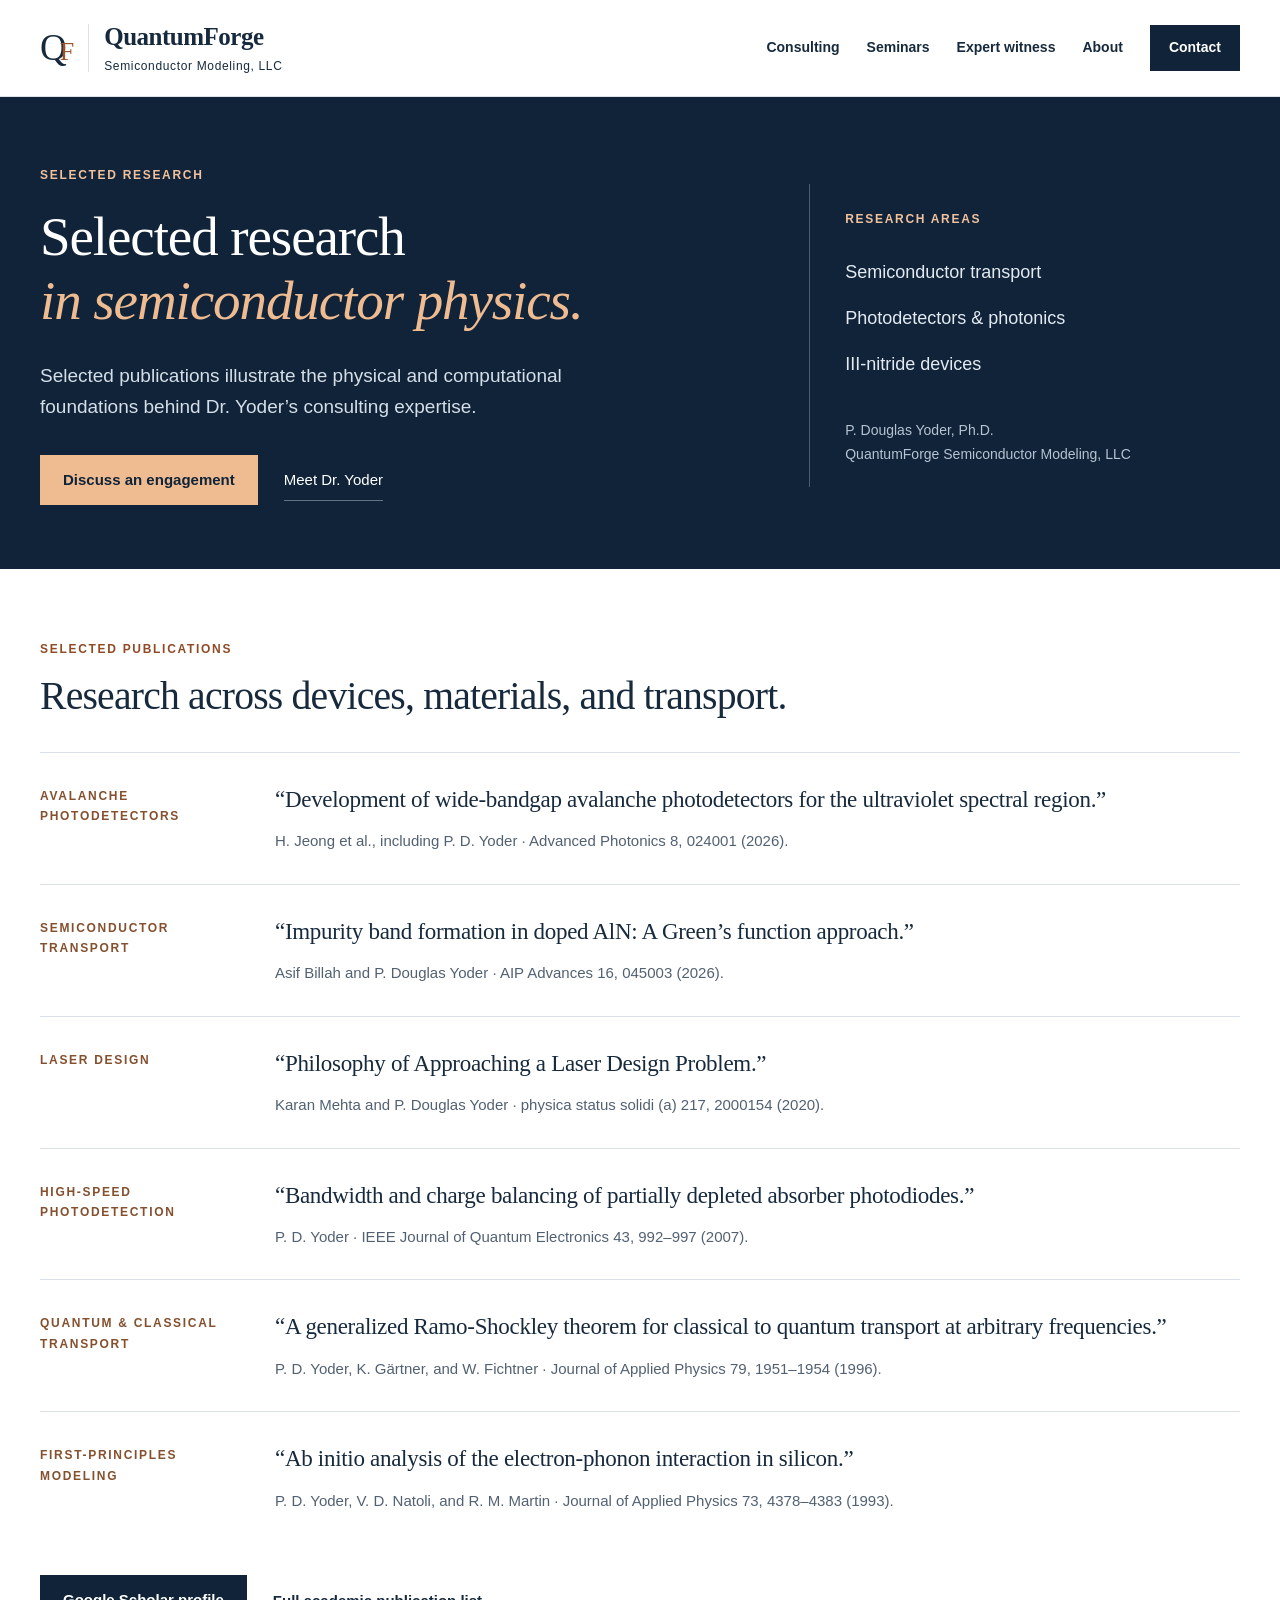
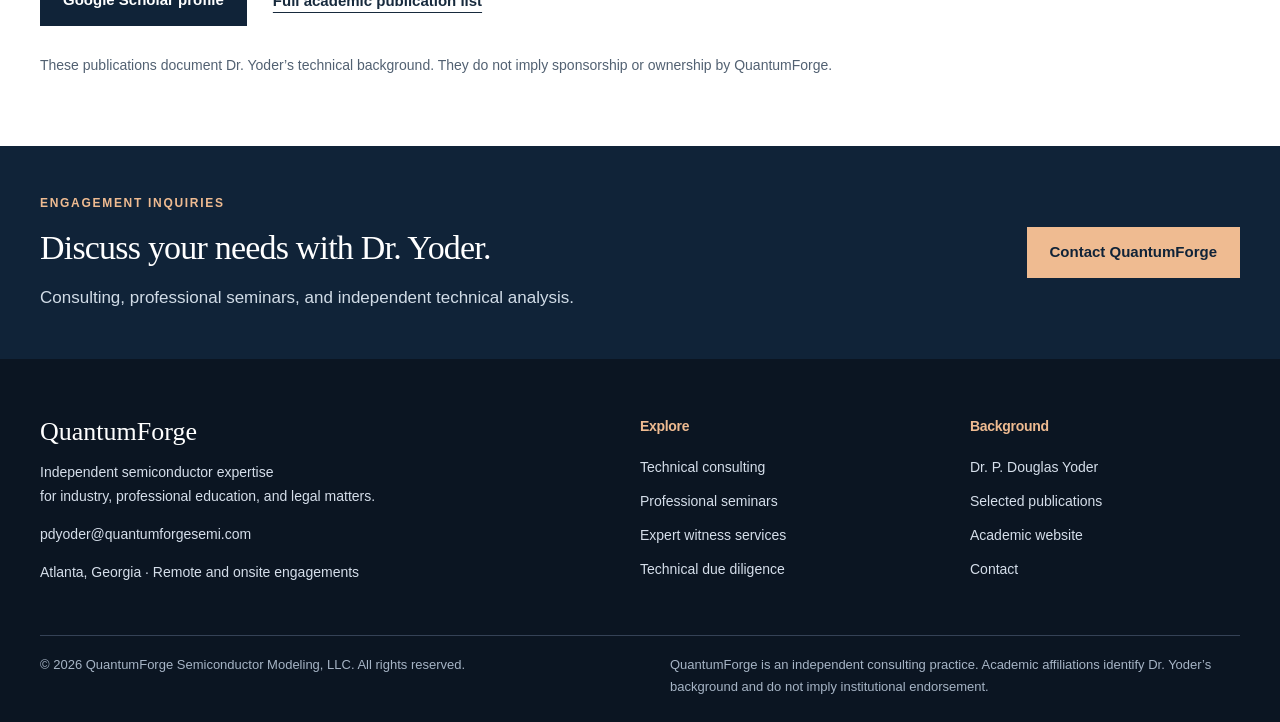
<file: publications.html>
<!doctype html><html lang="en"><head><meta charset="utf-8"><meta name="viewport" content="width=device-width,initial-scale=1"><title>Selected Publications | QuantumForge</title><meta name="description" content="Selected semiconductor device physics, photodetector, photonics, and transport publications by Dr. P. Douglas Yoder."><link rel="canonical" href="https://quantumforgesemi.com/publications.html"><link rel="icon" href="assets/favicon.svg" type="image/svg+xml"><link rel="stylesheet" href="styles.css"><script src="site.js" defer></script></head><body><a class="skip" href="#main">Skip to content</a><header><div class="wrap header-inner"><a class="brand" href="index.html"><span class="mark" aria-hidden="true">QF</span><span><strong>QuantumForge</strong><small>Semiconductor Modeling, LLC</small></span></a><button class="menu-button" aria-expanded="false" aria-controls="main-nav">Menu</button><nav id="main-nav" aria-label="Main navigation"><a href="services.html">Consulting</a><a href="seminars.html">Seminars</a><a href="expert-witness.html">Expert witness</a><a href="about.html">About</a><a class="nav-contact" href="contact.html">Contact</a></nav></div></header><main id="main"><section class="hero"><div class="wrap hero-grid"><div><p class="eyebrow">Selected research</p><h1>Selected research<br><em>in semiconductor physics.</em></h1><p class="lead">Selected publications illustrate the physical and computational foundations behind Dr. Yoder’s consulting expertise.</p><div class="actions"><a class="button" href="contact.html">Discuss an engagement</a><a class="secondary" href="about.html">Meet Dr. Yoder</a></div></div><aside class="hero-note"><span class="eyebrow">Research areas</span><ul><li>Semiconductor transport</li><li>Photodetectors & photonics</li><li>III-nitride devices</li></ul><span>P. Douglas Yoder, Ph.D.<br>QuantumForge Semiconductor Modeling, LLC</span></aside></div></section><section class="section"><div class="wrap"><div class="section-heading"><p class="eyebrow">Selected publications</p><h2>Research across devices, materials, and transport.</h2></div><div class="publications"><article><p class="eyebrow">Avalanche photodetectors</p><h3>“Development of wide-bandgap avalanche photodetectors for the ultraviolet spectral region.”</h3><p>H. Jeong et al., including P. D. Yoder · Advanced Photonics 8, 024001 (2026).</p></article><article><p class="eyebrow">Semiconductor transport</p><h3>“Impurity band formation in doped AlN: A Green’s function approach.”</h3><p>Asif Billah and P. Douglas Yoder · AIP Advances 16, 045003 (2026).</p></article><article><p class="eyebrow">Laser design</p><h3>“Philosophy of Approaching a Laser Design Problem.”</h3><p>Karan Mehta and P. Douglas Yoder · physica status solidi (a) 217, 2000154 (2020).</p></article><article><p class="eyebrow">High-speed photodetection</p><h3>“Bandwidth and charge balancing of partially depleted absorber photodiodes.”</h3><p>P. D. Yoder · IEEE Journal of Quantum Electronics 43, 992–997 (2007).</p></article><article><p class="eyebrow">Quantum & classical transport</p><h3>“A generalized Ramo-Shockley theorem for classical to quantum transport at arbitrary frequencies.”</h3><p>P. D. Yoder, K. Gärtner, and W. Fichtner · Journal of Applied Physics 79, 1951–1954 (1996).</p></article><article><p class="eyebrow">First-principles modeling</p><h3>“Ab initio analysis of the electron-phonon interaction in silicon.”</h3><p>P. D. Yoder, V. D. Natoli, and R. M. Martin · Journal of Applied Physics 73, 4378–4383 (1993).</p></article></div><div class="actions"><a class="button dark" href="https://scholar.google.com/citations?user=RiLHPksAAAAJ&amp;hl=en">Google Scholar profile</a><a class="text-link" href="https://yoder.ece.gatech.edu/publications.html">Full academic publication list</a></div><p class="note">These publications document Dr. Yoder’s technical background. They do not imply sponsorship or ownership by QuantumForge.</p></div></section><section class="cta"><div class="wrap cta-inner"><div><p class="eyebrow">Engagement inquiries</p><h2>Discuss your needs with Dr. Yoder.</h2><p>Consulting, professional seminars, and independent technical analysis.</p></div><a class="button" href="contact.html">Contact QuantumForge</a></div></section></main><footer><div class="wrap footer-grid"><div><a class="brand footer-brand" href="index.html">QuantumForge</a><p>Independent semiconductor expertise<br>for industry, professional education, and legal matters.</p><a href="mailto:pdyoder@quantumforgesemi.com">pdyoder@quantumforgesemi.com</a><p>Atlanta, Georgia · Remote and onsite engagements</p></div><div><h3>Explore</h3><a href="services.html">Technical consulting</a><a href="seminars.html">Professional seminars</a><a href="expert-witness.html">Expert witness services</a><a href="advisory.html">Technical due diligence</a></div><div><h3>Background</h3><a href="about.html">Dr. P. Douglas Yoder</a><a href="publications.html">Selected publications</a><a href="https://yoder.ece.gatech.edu/">Academic website</a><a href="contact.html">Contact</a></div></div><div class="wrap fineprint"><p>© 2026 QuantumForge Semiconductor Modeling, LLC. All rights reserved.</p><p>QuantumForge is an independent consulting practice. Academic affiliations identify Dr. Yoder’s background and do not imply institutional endorsement.</p></div></footer></body></html>
</file>
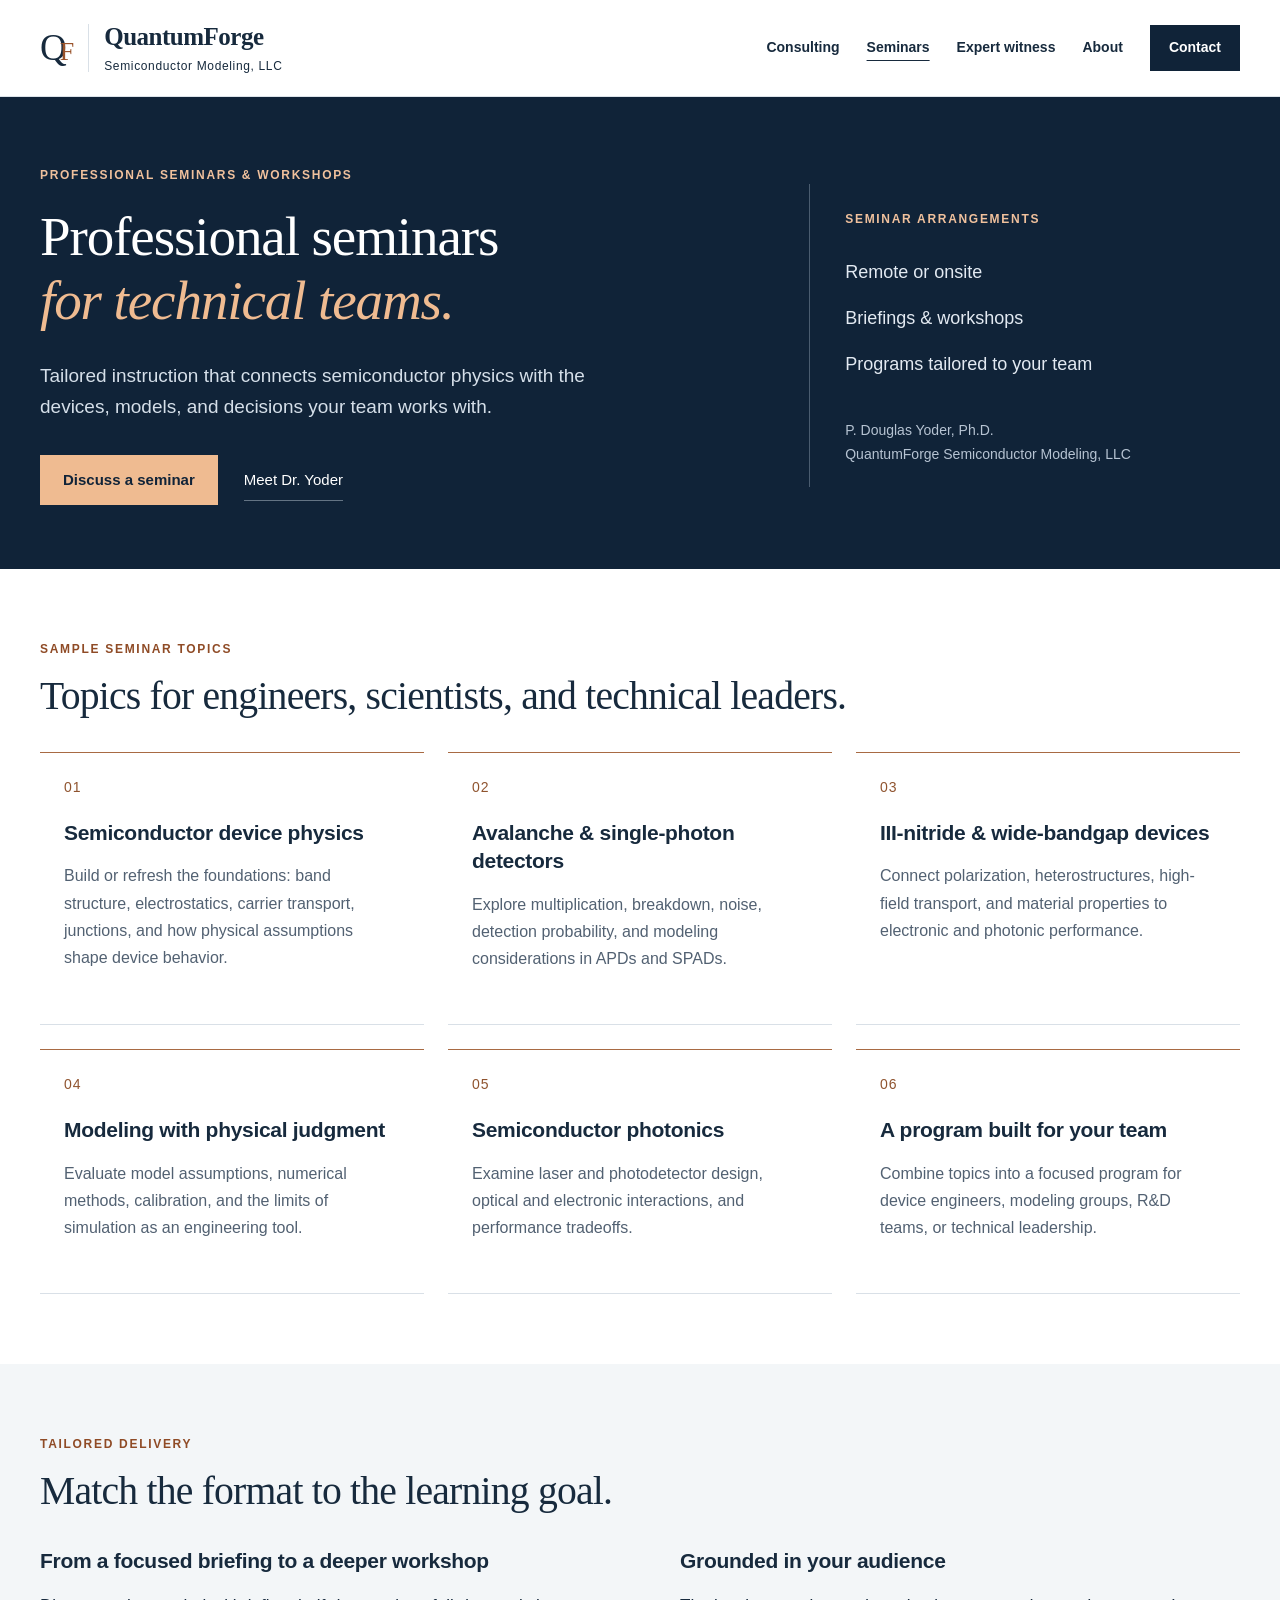
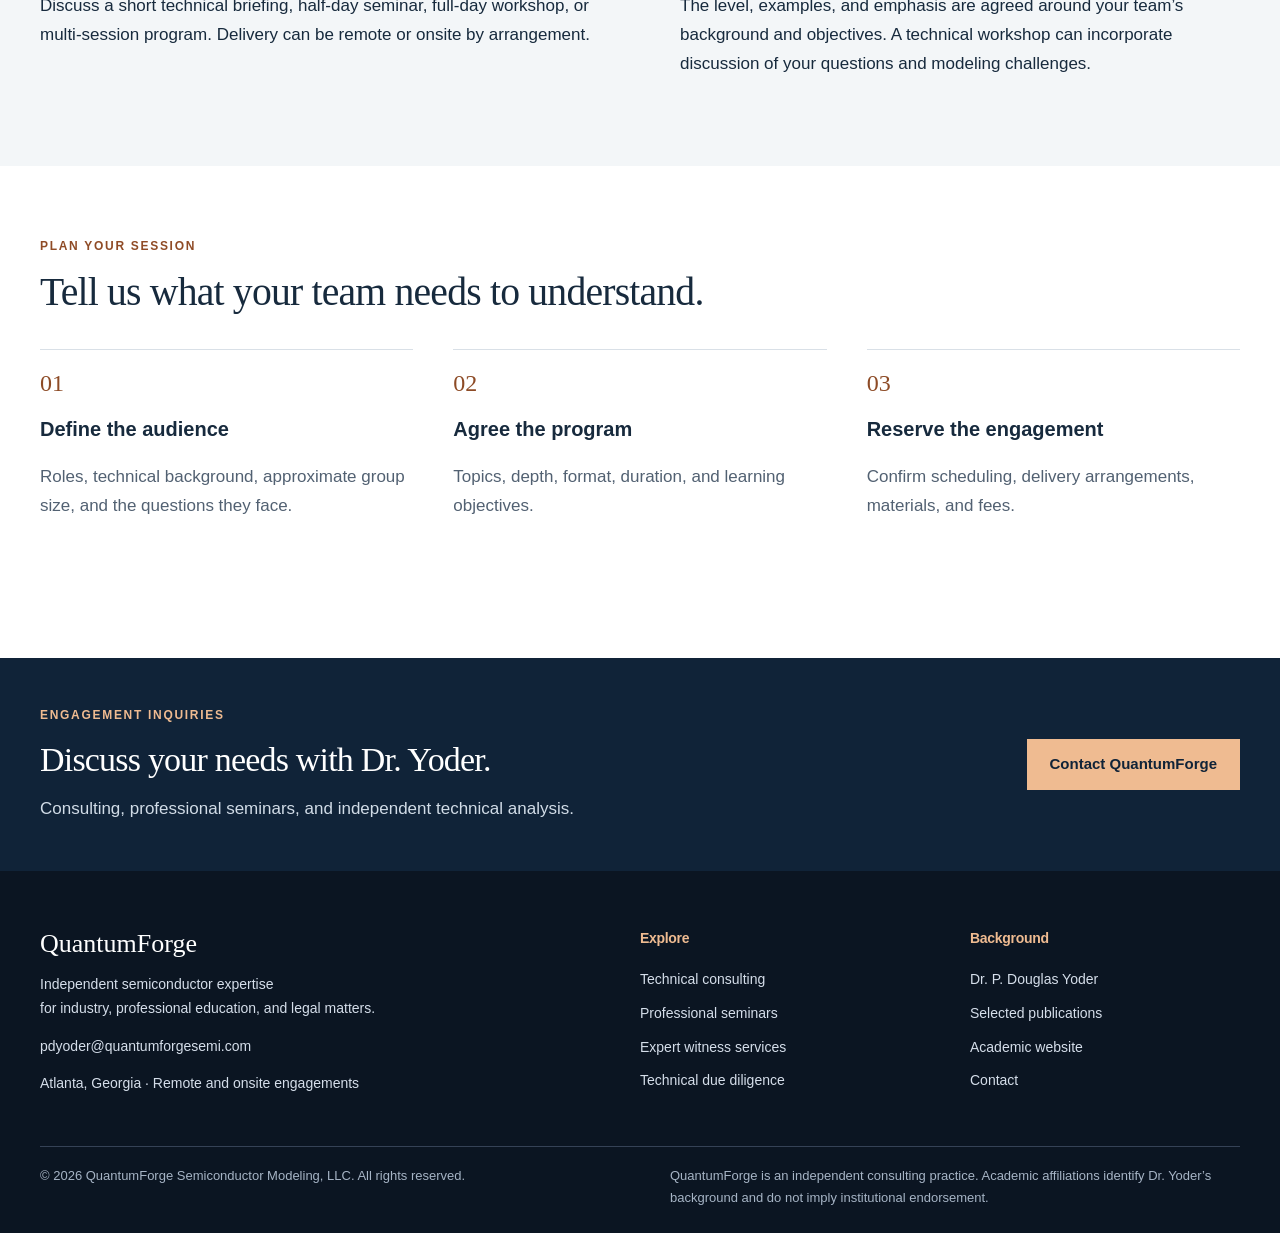
<file: seminars.html>
<!doctype html><html lang="en"><head><meta charset="utf-8"><meta name="viewport" content="width=device-width,initial-scale=1"><title>Professional Seminars & Corporate Training | QuantumForge</title><meta name="description" content="Tailored semiconductor device physics seminars, corporate training, and technical workshops with Dr. P. Douglas Yoder."><link rel="canonical" href="https://quantumforgesemi.com/seminars.html"><link rel="icon" href="assets/favicon.svg" type="image/svg+xml"><link rel="stylesheet" href="styles.css"><script src="site.js" defer></script></head><body><a class="skip" href="#main">Skip to content</a><header><div class="wrap header-inner"><a class="brand" href="index.html"><span class="mark" aria-hidden="true">QF</span><span><strong>QuantumForge</strong><small>Semiconductor Modeling, LLC</small></span></a><button class="menu-button" aria-expanded="false" aria-controls="main-nav">Menu</button><nav id="main-nav" aria-label="Main navigation"><a href="services.html">Consulting</a><a href="seminars.html" aria-current="page">Seminars</a><a href="expert-witness.html">Expert witness</a><a href="about.html">About</a><a class="nav-contact" href="contact.html">Contact</a></nav></div></header><main id="main"><section class="hero"><div class="wrap hero-grid"><div><p class="eyebrow">Professional seminars & workshops</p><h1>Professional seminars<br><em>for technical teams.</em></h1><p class="lead">Tailored instruction that connects semiconductor physics with the devices, models, and decisions your team works with.</p><div class="actions"><a class="button" href="contact.html?interest=Professional%20seminar">Discuss a seminar</a><a class="secondary" href="about.html">Meet Dr. Yoder</a></div></div><aside class="hero-note"><span class="eyebrow">Seminar arrangements</span><ul><li>Remote or onsite</li><li>Briefings & workshops</li><li>Programs tailored to your team</li></ul><span>P. Douglas Yoder, Ph.D.<br>QuantumForge Semiconductor Modeling, LLC</span></aside></div></section><section class="section"><div class="wrap"><div class="section-heading"><p class="eyebrow">Sample seminar topics</p><h2>Topics for engineers, scientists, and technical leaders.</h2></div><div class="cards"><article class="card"><span class="number">01</span><h3>Semiconductor device physics</h3><p>Build or refresh the foundations: band structure, electrostatics, carrier transport, junctions, and how physical assumptions shape device behavior.</p></article><article class="card"><span class="number">02</span><h3>Avalanche & single-photon detectors</h3><p>Explore multiplication, breakdown, noise, detection probability, and modeling considerations in APDs and SPADs.</p></article><article class="card"><span class="number">03</span><h3>III-nitride & wide-bandgap devices</h3><p>Connect polarization, heterostructures, high-field transport, and material properties to electronic and photonic performance.</p></article><article class="card"><span class="number">04</span><h3>Modeling with physical judgment</h3><p>Evaluate model assumptions, numerical methods, calibration, and the limits of simulation as an engineering tool.</p></article><article class="card"><span class="number">05</span><h3>Semiconductor photonics</h3><p>Examine laser and photodetector design, optical and electronic interactions, and performance tradeoffs.</p></article><article class="card"><span class="number">06</span><h3>A program built for your team</h3><p>Combine topics into a focused program for device engineers, modeling groups, R&D teams, or technical leadership.</p></article></div></div></section><section class="section tinted"><div class="wrap"><div class="section-heading"><p class="eyebrow">Tailored delivery</p><h2>Match the format to the learning goal.</h2></div><div class="split"><div><h3>From a focused briefing to a deeper workshop</h3><p>Discuss a short technical briefing, half-day seminar, full-day workshop, or multi-session program. Delivery can be remote or onsite by arrangement.</p></div><div><h3>Grounded in your audience</h3><p>The level, examples, and emphasis are agreed around your team’s background and objectives. A technical workshop can incorporate discussion of your questions and modeling challenges.</p></div></div></div></section><section class="section"><div class="wrap"><div class="section-heading"><p class="eyebrow">Plan your session</p><h2>Tell us what your team needs to understand.</h2></div><ol class="steps"><li><strong>Define the audience</strong><p>Roles, technical background, approximate group size, and the questions they face.</p></li><li><strong>Agree the program</strong><p>Topics, depth, format, duration, and learning objectives.</p></li><li><strong>Reserve the engagement</strong><p>Confirm scheduling, delivery arrangements, materials, and fees.</p></li></ol></div></section><section class="cta"><div class="wrap cta-inner"><div><p class="eyebrow">Engagement inquiries</p><h2>Discuss your needs with Dr. Yoder.</h2><p>Consulting, professional seminars, and independent technical analysis.</p></div><a class="button" href="contact.html">Contact QuantumForge</a></div></section></main><footer><div class="wrap footer-grid"><div><a class="brand footer-brand" href="index.html">QuantumForge</a><p>Independent semiconductor expertise<br>for industry, professional education, and legal matters.</p><a href="mailto:pdyoder@quantumforgesemi.com">pdyoder@quantumforgesemi.com</a><p>Atlanta, Georgia · Remote and onsite engagements</p></div><div><h3>Explore</h3><a href="services.html">Technical consulting</a><a href="seminars.html">Professional seminars</a><a href="expert-witness.html">Expert witness services</a><a href="advisory.html">Technical due diligence</a></div><div><h3>Background</h3><a href="about.html">Dr. P. Douglas Yoder</a><a href="publications.html">Selected publications</a><a href="https://yoder.ece.gatech.edu/">Academic website</a><a href="contact.html">Contact</a></div></div><div class="wrap fineprint"><p>© 2026 QuantumForge Semiconductor Modeling, LLC. All rights reserved.</p><p>QuantumForge is an independent consulting practice. Academic affiliations identify Dr. Yoder’s background and do not imply institutional endorsement.</p></div></footer></body></html>
</file>
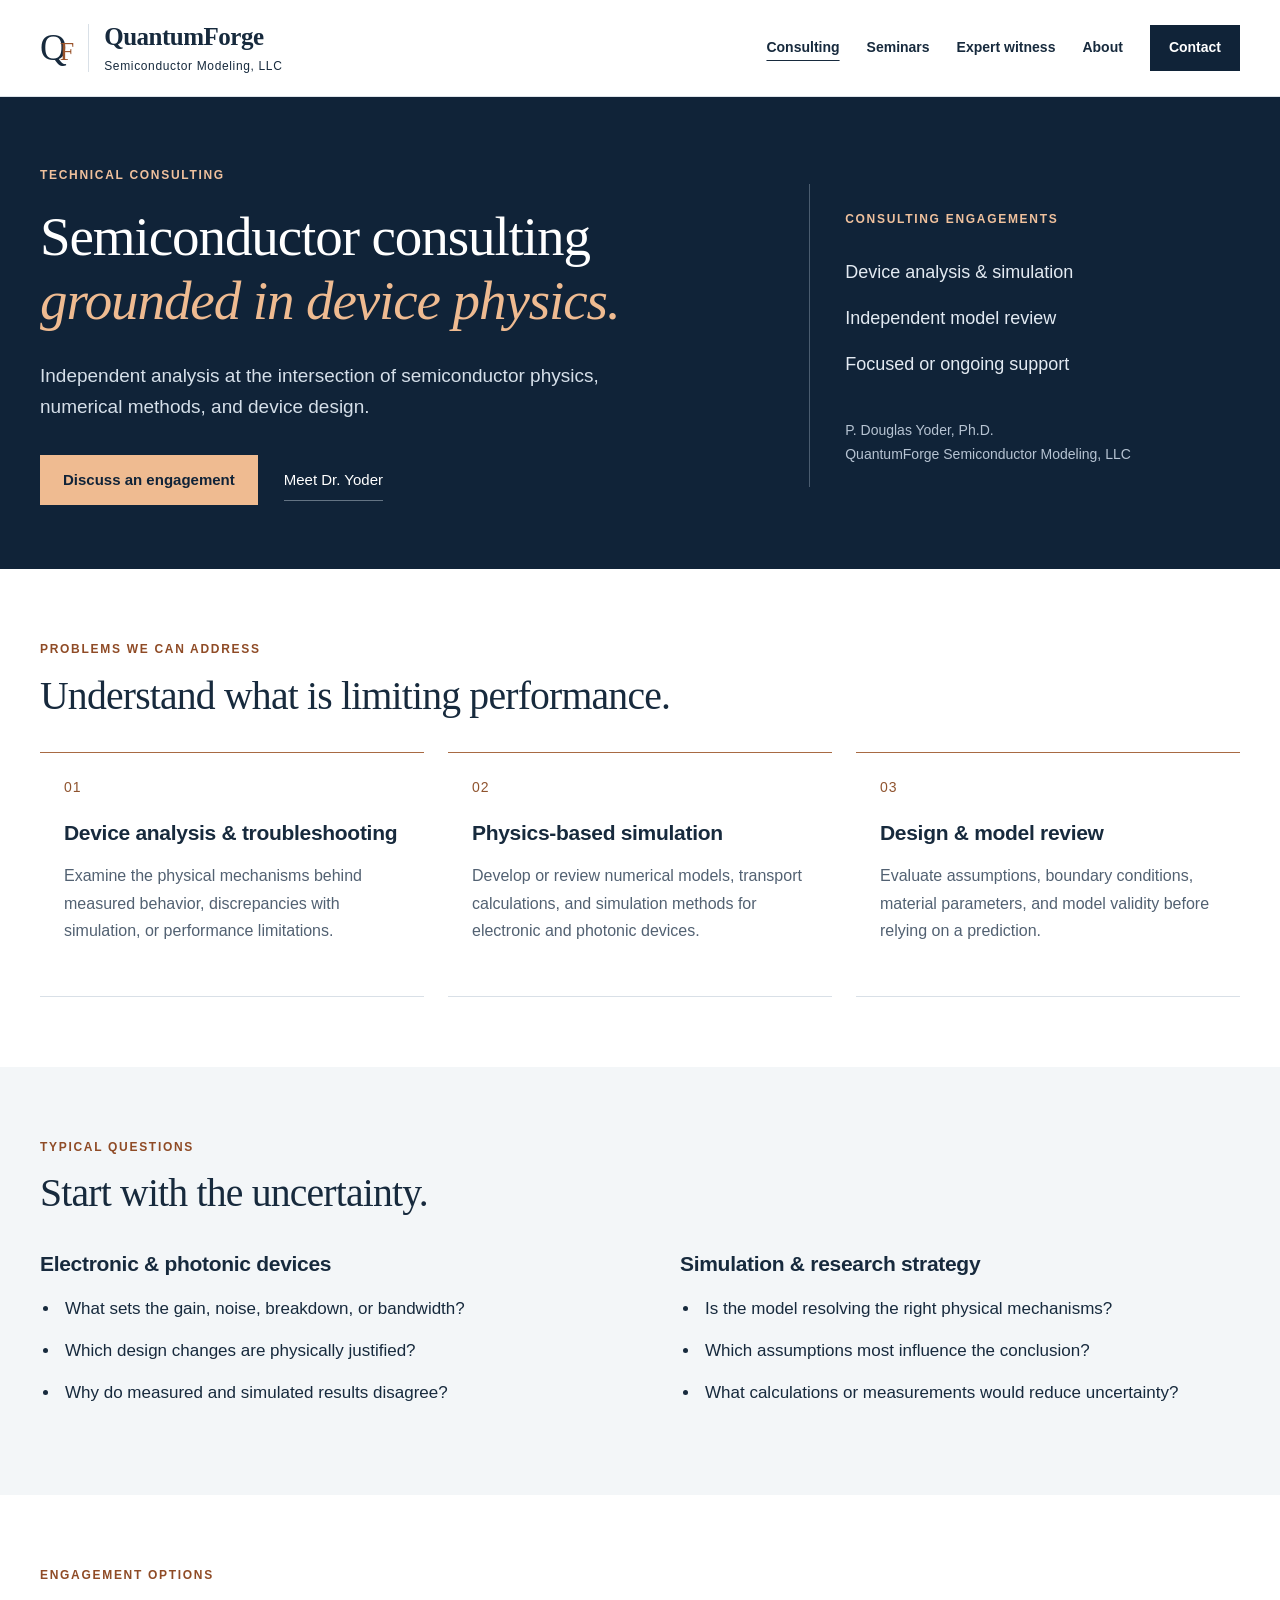
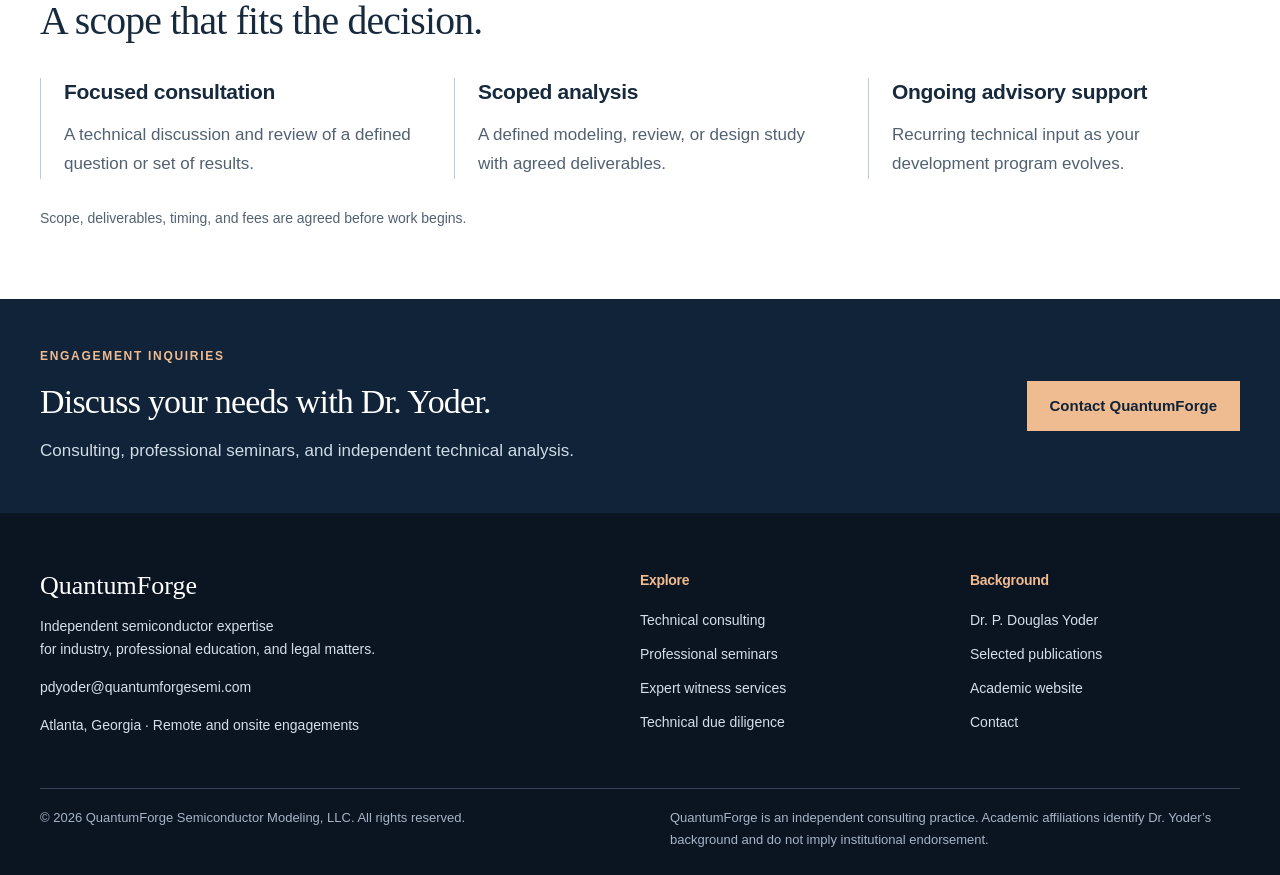
<file: services.html>
<!doctype html><html lang="en"><head><meta charset="utf-8"><meta name="viewport" content="width=device-width,initial-scale=1"><title>Technical Consulting | QuantumForge</title><meta name="description" content="Physics-based semiconductor device modeling, simulation review, and technical consulting for engineering and R&amp;D teams."><link rel="canonical" href="https://quantumforgesemi.com/services.html"><link rel="icon" href="assets/favicon.svg" type="image/svg+xml"><link rel="stylesheet" href="styles.css"><script src="site.js" defer></script></head><body><a class="skip" href="#main">Skip to content</a><header><div class="wrap header-inner"><a class="brand" href="index.html"><span class="mark" aria-hidden="true">QF</span><span><strong>QuantumForge</strong><small>Semiconductor Modeling, LLC</small></span></a><button class="menu-button" aria-expanded="false" aria-controls="main-nav">Menu</button><nav id="main-nav" aria-label="Main navigation"><a href="services.html" aria-current="page">Consulting</a><a href="seminars.html">Seminars</a><a href="expert-witness.html">Expert witness</a><a href="about.html">About</a><a class="nav-contact" href="contact.html">Contact</a></nav></div></header><main id="main"><section class="hero"><div class="wrap hero-grid"><div><p class="eyebrow">Technical consulting</p><h1>Semiconductor consulting<br><em>grounded in device physics.</em></h1><p class="lead">Independent analysis at the intersection of semiconductor physics, numerical methods, and device design.</p><div class="actions"><a class="button" href="contact.html?interest=Technical%20consulting">Discuss an engagement</a><a class="secondary" href="about.html">Meet Dr. Yoder</a></div></div><aside class="hero-note"><span class="eyebrow">Consulting engagements</span><ul><li>Device analysis & simulation</li><li>Independent model review</li><li>Focused or ongoing support</li></ul><span>P. Douglas Yoder, Ph.D.<br>QuantumForge Semiconductor Modeling, LLC</span></aside></div></section><section class="section"><div class="wrap"><div class="section-heading"><p class="eyebrow">Problems we can address</p><h2>Understand what is limiting performance.</h2></div><div class="cards"><article class="card"><span class="number">01</span><h3>Device analysis & troubleshooting</h3><p>Examine the physical mechanisms behind measured behavior, discrepancies with simulation, or performance limitations.</p></article><article class="card"><span class="number">02</span><h3>Physics-based simulation</h3><p>Develop or review numerical models, transport calculations, and simulation methods for electronic and photonic devices.</p></article><article class="card"><span class="number">03</span><h3>Design & model review</h3><p>Evaluate assumptions, boundary conditions, material parameters, and model validity before relying on a prediction.</p></article></div></div></section><section class="section tinted"><div class="wrap"><div class="section-heading"><p class="eyebrow">Typical questions</p><h2>Start with the uncertainty.</h2></div><div class="split"><div><h3>Electronic & photonic devices</h3><ul><li>What sets the gain, noise, breakdown, or bandwidth?</li><li>Which design changes are physically justified?</li><li>Why do measured and simulated results disagree?</li></ul></div><div><h3>Simulation & research strategy</h3><ul><li>Is the model resolving the right physical mechanisms?</li><li>Which assumptions most influence the conclusion?</li><li>What calculations or measurements would reduce uncertainty?</li></ul></div></div></div></section><section class="section"><div class="wrap"><div class="section-heading"><p class="eyebrow">Engagement options</p><h2>A scope that fits the decision.</h2></div><div class="expertise-grid"><div><h3>Focused consultation</h3><p>A technical discussion and review of a defined question or set of results.</p></div><div><h3>Scoped analysis</h3><p>A defined modeling, review, or design study with agreed deliverables.</p></div><div><h3>Ongoing advisory support</h3><p>Recurring technical input as your development program evolves.</p></div></div><p class="note">Scope, deliverables, timing, and fees are agreed before work begins.</p></div></section><section class="cta"><div class="wrap cta-inner"><div><p class="eyebrow">Engagement inquiries</p><h2>Discuss your needs with Dr. Yoder.</h2><p>Consulting, professional seminars, and independent technical analysis.</p></div><a class="button" href="contact.html">Contact QuantumForge</a></div></section></main><footer><div class="wrap footer-grid"><div><a class="brand footer-brand" href="index.html">QuantumForge</a><p>Independent semiconductor expertise<br>for industry, professional education, and legal matters.</p><a href="mailto:pdyoder@quantumforgesemi.com">pdyoder@quantumforgesemi.com</a><p>Atlanta, Georgia · Remote and onsite engagements</p></div><div><h3>Explore</h3><a href="services.html">Technical consulting</a><a href="seminars.html">Professional seminars</a><a href="expert-witness.html">Expert witness services</a><a href="advisory.html">Technical due diligence</a></div><div><h3>Background</h3><a href="about.html">Dr. P. Douglas Yoder</a><a href="publications.html">Selected publications</a><a href="https://yoder.ece.gatech.edu/">Academic website</a><a href="contact.html">Contact</a></div></div><div class="wrap fineprint"><p>© 2026 QuantumForge Semiconductor Modeling, LLC. All rights reserved.</p><p>QuantumForge is an independent consulting practice. Academic affiliations identify Dr. Yoder’s background and do not imply institutional endorsement.</p></div></footer></body></html>
</file>
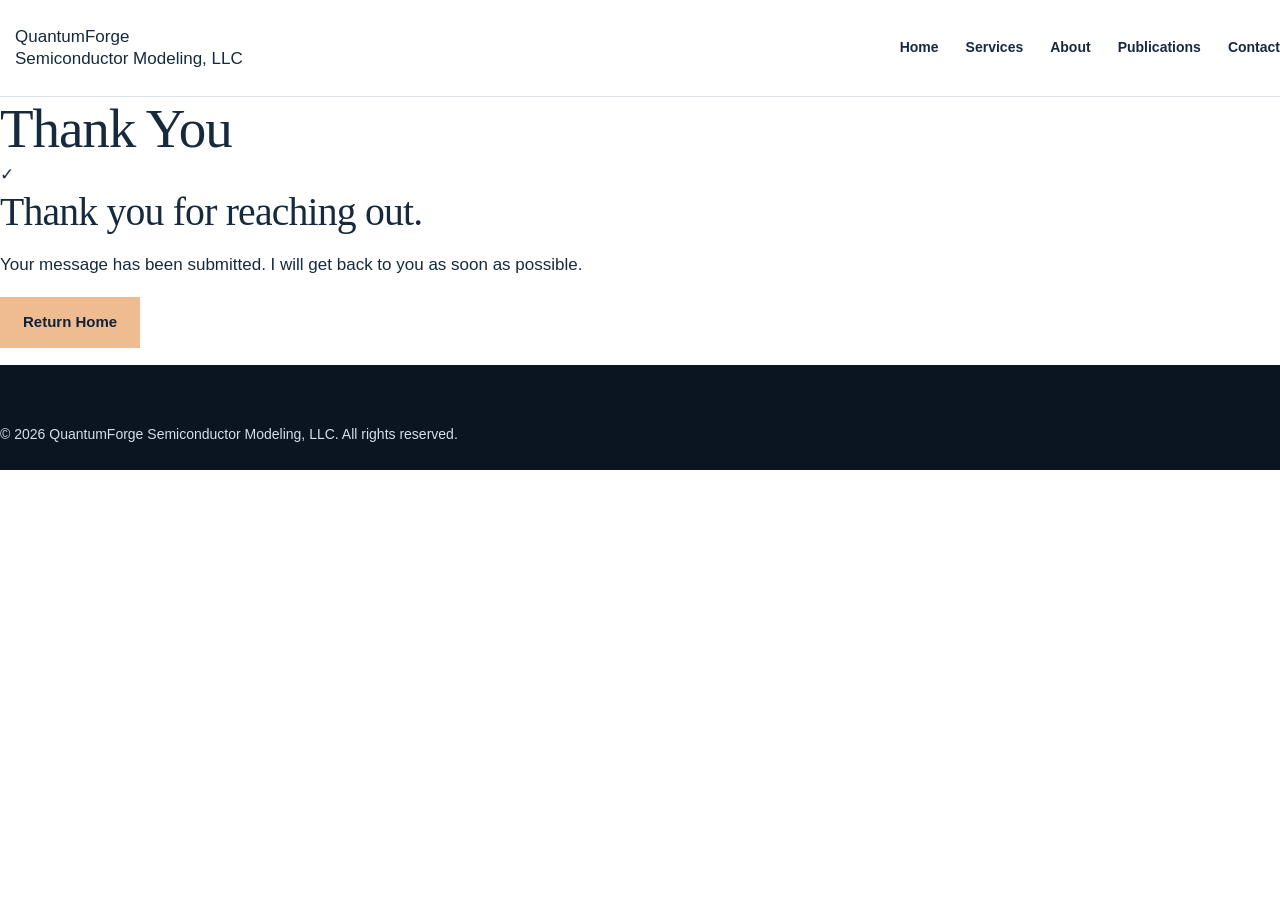
<file: thank-you.html>
<!doctype html>
<html lang="en">
<head>
  <meta charset="utf-8"><meta name="viewport" content="width=device-width, initial-scale=1">
  <title>Thank You | QuantumForge Semiconductor Modeling, LLC</title>
  <link rel="stylesheet" href="styles.css">
</head>
<body>
  <header class="site-header"><div class="header-inner"><a class="brand" href="index.html"><span class="logo-mark"></span><span><span class="brand-name">QuantumForge</span><br><span class="brand-subtitle">Semiconductor Modeling, LLC</span></span></a><nav class="nav"><a href="index.html">Home</a><a href="services.html">Services</a><a href="about.html">About</a><a href="publications.html">Publications</a><a href="contact.html">Contact</a></nav></div></header>
  <section class="page-hero"><div class="page-hero-inner"><h1>Thank You</h1></div></section>
  <main><section class="thank-you">
    <div class="checkmark">✓</div>
    <h2>Thank you for reaching out.</h2>
    <p>Your message has been submitted. I will get back to you as soon as possible.</p>
    <p><a class="button" href="index.html">Return Home</a></p>
  </section></main>
  <footer class="site-footer">© 2026 QuantumForge Semiconductor Modeling, LLC. All rights reserved.</footer>
</body>
</html>
</file>
<file: styles.css>
:root{--navy:#101e30;--ink:#17283b;--muted:#526174;--copper:#e9ae83;--line:#d8dfe6;--pale:#f1f5f8;--white:#fff}*{box-sizing:border-box}html{scroll-behavior:smooth}body{margin:0;color:var(--ink);background:white;font-family:Arial,Helvetica,sans-serif;font-size:17px;line-height:1.65}a{color:inherit;text-decoration:none}a:hover{text-decoration:underline;text-underline-offset:5px}button,input,select,textarea{font:inherit}button,a,input,select,textarea{outline-offset:5px}:focus-visible{outline:3px solid #a95c2d}.wrap{width:min(1200px,calc(100% - 80px));margin:auto}.skip{position:fixed;top:-100px;background:white;padding:12px;z-index:10}.skip:focus{top:0}header{background:white;border-bottom:1px solid var(--line)}.header-inner{display:flex;align-items:center;justify-content:space-between;min-height:104px;gap:25px}.brand{display:flex;align-items:center;gap:13px;line-height:1.3}.brand strong{font-family:Georgia,serif;font-size:26px;letter-spacing:-.6px}.brand small{display:block;font-size:12px;letter-spacing:1px;margin-top:5px;text-transform:uppercase}.mark{font:37px Georgia,serif;border-right:1px solid var(--line);padding-right:14px;color:var(--ink)}.mark span{color:#9a532b;font-size:26px;margin-left:-7px}nav{display:flex;align-items:center;gap:25px;font-size:14px;font-weight:600}nav a[aria-current]{text-decoration:underline;text-underline-offset:8px}.nav-contact{padding:11px 17px;border:1px solid var(--ink)}.menu-button{display:none}.hero{background:var(--navy);color:white;padding:76px 0 68px;position:relative}.hero-grid{display:grid;grid-template-columns:minmax(0,1.65fr) minmax(0,1fr);align-items:center;gap:75px}.eyebrow{font-size:12px;font-weight:700;text-transform:uppercase;letter-spacing:2px;margin:0 0 20px;color:#8f4b26}.hero .eyebrow,.cta .eyebrow{color:var(--copper)}h1,h2{font-family:Georgia,'Times New Roman',serif;font-weight:400;line-height:1.12;letter-spacing:-1.5px;margin:0}h1{font-size:clamp(42px,4.7vw,64px)}h1 em{color:var(--copper);font-weight:400}h2{font-size:clamp(32px,3.4vw,43px);max-width:850px}h3{font-size:21px;line-height:1.35;letter-spacing:-.3px;margin:0 0 15px}.lead{color:#d5dfe9;font-size:19px;line-height:1.65;max-width:610px;margin:27px 0 32px}.actions{display:flex;align-items:center;gap:26px;flex-wrap:wrap}.button{display:inline-block;border:1px solid transparent;background:var(--copper);color:var(--navy);padding:14px 23px;font-size:15px;font-weight:700;cursor:pointer;text-align:center;line-height:1.5}.button:hover{background:#f6c6a3;text-decoration:none}.button.dark{background:var(--navy);color:white}.button.dark:hover{background:#284361}.secondary{font-size:15px;color:white;border-bottom:1px solid #647484;padding:8px 0}.portrait{margin:0;position:relative;max-width:330px;justify-self:end}.portrait img{display:block;width:100%;height:348px;object-fit:cover;object-position:center 22%;filter:saturate(.7);border-radius:1px}.portrait figcaption{background:#22334a;padding:19px 21px;border-left:3px solid var(--copper)}.portrait strong{font:21px Georgia,serif;display:block}.portrait figcaption span{display:block;font-size:12px;margin-top:7px;color:#d2dce6}.hero-note{border-left:1px solid #475468;padding:20px 0 20px 35px}.hero-note p{font:31px/1.4 Georgia,serif;margin:25px 0}.hero-note>span:last-child{display:block;font-size:13px;color:#b6c3d2;max-width:230px}.credential-strip{background:#e9eff4;border-bottom:1px solid var(--line)}.credential-strip .wrap{display:flex;justify-content:space-between;gap:20px;padding:24px 0;font-size:13px;font-weight:600}.section{padding:82px 0}.section-heading{margin-bottom:39px}.section-heading .eyebrow{margin-bottom:15px}.tinted{background:var(--pale)}.cards{display:grid;grid-template-columns:repeat(3,1fr);gap:24px}.card{border-top:2px solid #a96137;border-bottom:1px solid var(--line);padding:27px 23px 31px;background:white;display:flex;flex-direction:column}.number{font:16px Georgia,serif;color:#8d4b26;margin-bottom:29px}.card p{color:var(--muted);margin:0 0 24px}.card .text-link{margin-top:auto}.text-link{font-size:15px;font-weight:700;text-decoration:underline;text-underline-offset:6px}.split{display:grid;grid-template-columns:1fr 1fr;gap:80px}.split p:first-child{margin-top:0}.large-copy{font:27px/1.5 Georgia,serif;letter-spacing:-.3px}.expertise-grid{display:grid;grid-template-columns:repeat(3,1fr);gap:42px}.expertise-grid>div{border-left:1px solid #bdc9d4;padding-left:23px}.expertise-grid p{color:var(--muted);margin:0}.cta{background:var(--navy);color:white;padding:55px 0}.cta-inner{display:flex;align-items:center;justify-content:space-between;gap:35px}.cta h2{font-size:38px}.cta p:not(.eyebrow){color:#d1dce7;margin:16px 0 0}.cta .button{flex-shrink:0}.note,.form-note{font-size:14px;color:var(--muted);margin:28px 0 0;line-height:1.6}li{padding-left:5px;margin-bottom:13px}ul{padding-left:20px}.steps{list-style:none;padding:0;display:grid;grid-template-columns:repeat(3,1fr);gap:40px;counter-reset:steps}.steps li{border-top:1px solid var(--line);padding:20px 0;counter-increment:steps}.steps li:before{content:'0' counter(steps);display:block;color:#8d4b26;font:24px Georgia,serif;margin-bottom:15px}.steps strong{font-size:20px}.steps p{color:var(--muted)}dt{font-weight:700;margin-top:21px}dd{margin:5px 0 0;color:var(--muted)}.inquiry{display:flex;justify-content:space-between;align-items:center;gap:50px}.inquiry p{max-width:730px;margin:0}.inquiry .button{flex-shrink:0}.publications article{display:grid;grid-template-columns:200px 1fr;gap:0 35px;padding:30px 0;border-top:1px solid var(--line)}.publications .eyebrow{grid-row:span 2;margin:3px 0}.publications h3{font:23px/1.45 Georgia,serif;margin:0}.publications article>p:last-child{grid-column:2;color:var(--muted);font-size:15px;margin:12px 0 0}.publications{margin-bottom:32px}.contact-grid{display:grid;grid-template-columns:1fr 1.2fr;gap:80px}.contact-details{border-top:2px solid #a96137;padding-top:25px}.email{display:block;font-size:20px;text-decoration:underline;overflow-wrap:anywhere}form{padding:32px;background:var(--pale)}label{font-size:15px;font-weight:700;display:block;margin:0 0 8px}input,select,textarea{border:1px solid #acbac9;background:white;border-radius:0;padding:11px 12px;width:100%;margin-bottom:22px;color:var(--ink)}textarea{resize:vertical}.form-note{margin:0 0 22px}#email-status{margin-top:18px;margin-bottom:0}footer{background:#0b1522;color:#d5deea;padding:58px 0 24px;font-size:14px}.footer-grid{display:grid;grid-template-columns:2fr 1fr 1fr;gap:60px}.footer-brand{font:27px Georgia,serif;color:white}.footer-grid h3{font-size:14px;color:var(--copper);margin:0 0 20px}.footer-grid>div:not(:first-child) a{display:block;margin-bottom:10px}.fineprint{border-top:1px solid #354256;margin-top:36px;padding-top:18px;display:grid;grid-template-columns:1fr 1fr;gap:60px;font-size:12px;color:#a6b4c5}.fineprint p{margin:0}@media(min-width:1500px){.hero{padding:92px 0}}@media(max-width:1050px){.wrap{width:calc(100% - 48px)}nav{gap:15px;font-size:13px}.brand strong{font-size:23px}.brand small{font-size:10px}.hero-grid{gap:40px}.hero h1{font-size:46px}.split,.contact-grid{gap:40px}.credential-strip .wrap{flex-wrap:wrap;justify-content:center}.portrait img{height:330px}}@media(max-width:760px){.wrap{width:calc(100% - 40px)}.header-inner{min-height:86px;flex-wrap:wrap;gap:0;padding:18px 0}.brand strong{font-size:23px}.menu-button{display:block;background:white;border:1px solid var(--line);padding:8px 12px;font-size:14px}nav{display:none;width:100%;padding:24px 0 6px;align-items:stretch;flex-direction:column;font-size:16px;gap:18px}nav.open{display:flex}.nav-contact{align-self:flex-start}.hero{padding:50px 0}.hero-grid{grid-template-columns:1fr;gap:40px}.hero h1{font-size:43px}.lead{font-size:18px}.portrait{justify-self:start;max-width:300px}.portrait img{height:310px}.hero-note{padding:16px 0 16px 24px}.hero-note p{font-size:26px}.credential-strip .wrap{display:grid;grid-template-columns:1fr 1fr;gap:15px;font-size:12px;padding:23px 0}.section{padding:55px 0}.cards,.split,.expertise-grid,.steps,.contact-grid{grid-template-columns:1fr;gap:28px}.card{padding:22px}.number{margin-bottom:18px}.section-heading{margin-bottom:30px}.large-copy{font-size:25px}.cta-inner,.inquiry{align-items:flex-start;flex-direction:column;gap:28px}.cta h2{font-size:33px}.footer-grid{grid-template-columns:1fr 1fr;gap:30px}.footer-grid>div:first-child{grid-column:span 2}.fineprint{grid-template-columns:1fr;gap:15px}.publications article{grid-template-columns:1fr;gap:12px}.publications .eyebrow{grid-row:auto}.publications article>p:last-child{grid-column:1;margin:0}form{padding:23px}.actions{gap:20px}.eyebrow{letter-spacing:1.5px}}@media(prefers-reduced-motion:reduce){html{scroll-behavior:auto}}@media print{header,footer,.cta,.actions,.menu-button{display:none}.hero{background:white;color:var(--ink);padding:25px 0}.hero em,.hero .eyebrow{color:#7d462a}.lead{color:var(--ink)}.section{padding:25px 0}.wrap{width:100%}.card{break-inside:avoid}.hero-note{display:none}}

/* Refined professional presentation */
:root{--navy:#102338;--ink:#172a3d;--muted:#526172;--copper:#efbb91;--pale:#f3f6f8;--line:#d9e0e7}
body{font-size:17px;line-height:1.7}header{border-bottom:1px solid #dce3e9}.header-inner{min-height:96px}.brand{gap:15px}.brand strong{font-size:25px;letter-spacing:-.5px}.brand small{font-size:12px;letter-spacing:.65px;text-transform:none}.mark{display:flex;align-items:center;justify-content:center;background:var(--navy);color:#fff;border:0;padding:0;width:43px;height:43px;font:19px Georgia,serif;letter-spacing:-1px;flex-shrink:0}.nav-contact{background:var(--navy);color:white;border-color:var(--navy);padding:10px 18px}nav{font-size:14px;gap:27px}h1{font-size:clamp(40px,4.3vw,58px);line-height:1.16;letter-spacing:-1.1px}h2{font-size:clamp(31px,3.1vw,41px);letter-spacing:-.8px}.hero{padding:68px 0 64px}.hero-grid{grid-template-columns:minmax(0,1.6fr) minmax(0,1fr);gap:80px}.home-hero{padding:72px 0 60px}.home-hero .hero-grid{grid-template-columns:minmax(0,1.55fr) minmax(0,1fr);gap:78px}.home-hero h1{font-size:clamp(42px,4.6vw,62px);line-height:1.13}.home-hero .lead{font-size:20px;max-width:540px;margin:25px 0 30px}.principal-line{font-size:14px;color:#c2ceda;margin:23px 0 0;letter-spacing:.2px}.hero .eyebrow{color:#f0c19d}.service-index{border-left:1px solid #4a5c6f;padding:0 0 0 34px}.service-index>.eyebrow{margin-bottom:8px}.service-index>a{display:block;padding:23px 0 24px;border-bottom:1px solid #43566b}.service-index>a:last-child{border-bottom:0}.service-index>a:hover{text-decoration:none}.service-index>a:hover strong{text-decoration:underline;text-underline-offset:5px}.service-index .service-kicker{display:block;font-size:12px;text-transform:uppercase;letter-spacing:1.3px;color:#c5d0dc;margin-bottom:9px}.service-index strong{display:block;font:23px/1.4 Georgia,serif;color:#fff}.service-index a>span:last-child{display:block;color:#bfcddb;font-size:14px;margin-top:7px}.hero-note ul{list-style:none;margin:25px 0;padding:0}.hero-note li{padding:0 0 15px;margin:0;color:#e3eaf2;font-size:18px}.hero-note>span:last-child{line-height:1.7;font-size:14px;max-width:300px}.hero-note{border-left-color:#4a5c6f}.credential-strip .wrap{font-size:13px;font-weight:500;padding:22px 0}.section{padding:70px 0}.section-heading{margin-bottom:34px}.section-heading .eyebrow{margin-bottom:14px}.eyebrow{font-size:12px;letter-spacing:1.7px}.card{border-top:1px solid #a86a43;border-bottom:1px solid var(--line);padding:26px 24px 28px;background:white}.card h3{font-size:21px;font-weight:600}.number{font:14px Arial,sans-serif;letter-spacing:1px;margin-bottom:24px;color:#8f532e}.card p{font-size:16px;line-height:1.7}.text-link{font-size:15px}.button{padding:13px 22px;font-size:15px}.large-copy{font-size:26px;line-height:1.55}.principal-section{border-top:1px solid var(--line)}.principal-title{color:var(--muted);font-size:17px;margin-top:18px}.cta{padding:47px 0}.cta h2{font-size:34px}.cta .eyebrow{margin-bottom:16px}.portrait{max-width:300px}.portrait img{height:330px;filter:none}.portrait figcaption{background:#223b53}.portrait figcaption span{font-size:14px;line-height:1.5}.footer-brand{font-size:26px}.fineprint{font-size:13px}.contact-grid{gap:65px}.form-note,.note{font-size:14px}.publications .eyebrow{color:#84502e}.email{font-size:19px}
@media(min-width:1500px){.hero{padding:78px 0}.home-hero{padding:82px 0 70px}}
@media(max-width:1050px){nav{gap:17px;font-size:13px}.hero-grid,.home-hero .hero-grid{gap:40px}.brand strong{font-size:23px}.brand small{font-size:11px}.hero h1{font-size:44px}.service-index{padding-left:26px}.service-index strong{font-size:21px}.home-hero .lead{font-size:18px}}
@media(max-width:850px){.header-inner{min-height:86px;flex-wrap:wrap;gap:0;padding:18px 0}.menu-button{display:block;background:white;border:1px solid var(--line);padding:8px 12px;font-size:14px}nav{display:none;width:100%;padding:24px 0 6px;align-items:stretch;flex-direction:column;font-size:16px;gap:18px}nav.open{display:flex}.nav-contact{align-self:flex-start}}
@media(max-width:760px){.hero,.home-hero{padding:45px 0}.hero-grid,.home-hero .hero-grid{grid-template-columns:1fr;gap:37px}.hero h1,.home-hero h1{font-size:clamp(34px,8.7vw,45px);letter-spacing:-.7px}.home-hero .lead{font-size:18px}.service-index{border-left:0;border-top:1px solid #4a5c6f;padding:25px 0 0}.service-index a{padding:18px 0}.service-index strong{font-size:22px}.service-index>a:last-child{padding-bottom:0}.section{padding:49px 0}.principal-section .split{gap:12px}.principal-title{margin-bottom:8px}.portrait img{height:330px}.cta h2{font-size:31px}.credential-strip .wrap{font-size:13px}.fineprint{font-size:13px}.hero-note{display:none}.card p{font-size:16px}.large-copy{font-size:24px}.actions{gap:22px}.contact-grid{gap:28px}}
@media print{.service-index{display:none}.home-hero .hero-grid{grid-template-columns:1fr}.principal-line{color:var(--ink)}.home-hero{padding:20px 0}.section{padding:25px 0}.hero-note{display:none}}

/* Original QuantumForge lettermark, restored without changing the HTML. */
.brand .mark{display:block;background:transparent;color:var(--ink);border:0;border-right:1px solid var(--line);padding:0 14px 0 0;width:auto;height:auto;font-size:0;letter-spacing:normal;line-height:1.3;flex-shrink:0}
.brand .mark::before{content:"Q";font:37px/1.3 Georgia,serif;color:var(--ink)}
.brand .mark::after{content:"F";font:26px/1.3 Georgia,serif;color:#9a532b;margin-left:-7px}

/* Attorney-facing expert witness page */
.witness-hero h1{font-size:clamp(36px,3.65vw,50px);line-height:1.17}.witness-hero .hero-grid{grid-template-columns:minmax(0,1.6fr) minmax(0,1fr);gap:65px}.hero-email{font-size:15px;color:#dbe5ef;margin:22px 0 0}.hero-email a,.direct-email{text-decoration:underline;text-underline-offset:4px;overflow-wrap:anywhere}.witness-credentials .credential-role{font:24px/1.4 Georgia,serif;margin:22px 0}.witness-credentials ul{margin:20px 0}.witness-credentials li{font-size:15px;line-height:1.6;padding-bottom:13px}.question-grid{display:grid;grid-template-columns:1fr 1fr;gap:34px 60px}.question-grid article{border-top:1px solid #c2cdd7;padding-top:22px}.question-grid p{color:var(--muted);margin:0;font-size:16px}.question-grid h3{font-size:20px}.engagement-columns>div{border-top:2px solid #a86a43;padding-top:24px}.qualifications-actions{margin-top:32px}.witness-hero+.section .large-copy{font-size:25px}.cta-inner>div{max-width:850px}.cta .direct-email{color:white;font-size:17px}.witness-hero .hero-note{display:block}
@media(max-width:760px){.witness-hero .hero-grid,.question-grid{grid-template-columns:1fr;gap:32px}.witness-hero h1{font-size:clamp(33px,8.5vw,43px)}.witness-credentials{border-left:0;border-top:1px solid #4a5c6f;padding:25px 0 0}.witness-credentials .credential-role{font-size:22px}.witness-credentials ul{margin-bottom:9px}.question-grid{gap:26px}.qualifications-actions{align-items:flex-start;gap:24px}.witness-hero .actions{gap:18px}.witness-hero+.section .large-copy{font-size:24px}}
@media print{.witness-hero .hero-note{display:none}}
</file>
